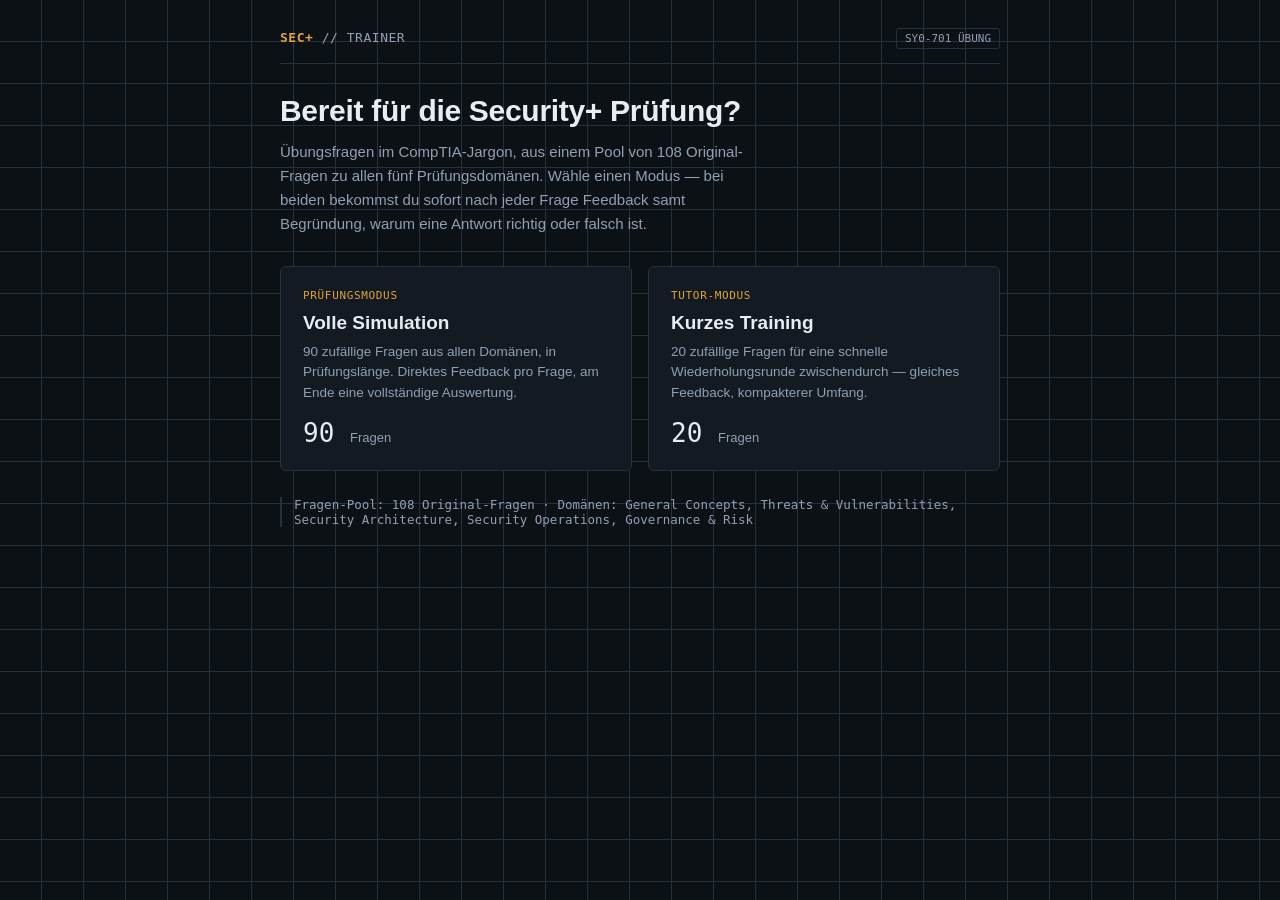
<file: security_plus_quiz (1).html>
<!DOCTYPE html>
<html lang="de">
<head>
<meta charset="UTF-8">
<meta name="viewport" content="width=device-width, initial-scale=1.0">
<title>Security+ Trainer — Prüfungs- &amp; Tutor-Modus</title>
<style>
  :root{
    --bg: #0c1116;
    --panel: #131a22;
    --panel-2: #1a2330;
    --line: #263140;
    --text: #e7edf3;
    --text-dim: #8fa1b3;
    --amber: #e2a33b;
    --amber-dim: #6b5527;
    --teal: #35c9a5;
    --teal-dim: #12403a;
    --red: #e2603b;
    --red-dim: #4a2620;
    --mono: "SFMono-Regular", "SF Mono", Consolas, "Roboto Mono", monospace;
    --sans: -apple-system, "Segoe UI", Helvetica, Arial, sans-serif;
  }
  *{ box-sizing: border-box; }
  html,body{
    margin:0; padding:0; background:var(--bg); color:var(--text);
    font-family:var(--sans); min-height:100vh;
  }
  body{
    background-image:
      linear-gradient(var(--line) 1px, transparent 1px),
      linear-gradient(90deg, var(--line) 1px, transparent 1px);
    background-size: 42px 42px;
    background-position: -1px -1px;
    background-attachment: fixed;
  }
  .wrap{
    max-width: 760px;
    margin: 0 auto;
    padding: 28px 20px 80px;
  }
  .topbar{
    display:flex; align-items:baseline; justify-content:space-between;
    border-bottom: 1px solid var(--line);
    padding-bottom: 14px; margin-bottom: 28px;
  }
  .brand{ font-family:var(--mono); font-size:13px; letter-spacing:.04em; color:var(--text-dim); }
  .brand b{ color:var(--amber); font-weight:600; }
  .badge{
    font-family:var(--mono); font-size:11px; color:var(--text-dim);
    border:1px solid var(--line); padding:3px 8px; border-radius:3px;
  }

  /* ---------- Start screen ---------- */
  .hero h1{
    font-size: 30px; line-height:1.25; margin:0 0 10px;
    font-weight:700; letter-spacing:-0.01em;
  }
  .hero p{
    color: var(--text-dim); font-size:15px; line-height:1.6; max-width:56ch; margin:0 0 30px;
  }
  .mode-grid{ display:grid; grid-template-columns:1fr 1fr; gap:16px; }
  @media (max-width:600px){ .mode-grid{ grid-template-columns:1fr; } }
  .mode-card{
    background:var(--panel); border:1px solid var(--line); border-radius:6px;
    padding:22px; cursor:pointer; text-align:left; color:var(--text);
    transition: border-color .15s ease, transform .15s ease;
    font-family:var(--sans); position:relative; overflow:hidden;
  }
  .mode-card:hover{ border-color:var(--amber); transform:translateY(-2px); }
  .mode-card .tag{
    font-family:var(--mono); font-size:11px; color:var(--amber);
    text-transform:uppercase; letter-spacing:.06em; margin-bottom:10px; display:block;
  }
  .mode-card h3{ margin:0 0 8px; font-size:19px; }
  .mode-card p{ margin:0 0 14px; font-size:13.5px; color:var(--text-dim); line-height:1.55; }
  .mode-card .count{ font-family:var(--mono); font-size:26px; color:var(--text); }
  .mode-card .count span{ font-size:13px; color:var(--text-dim); font-family:var(--sans); }

  .pool-note{
    margin-top:26px; font-size:12.5px; color:var(--text-dim); font-family:var(--mono);
    border-left:2px solid var(--line); padding-left:12px;
  }

  /* ---------- Quiz screen ---------- */
  .quiz-toolbar{
    position: sticky; top: 0; z-index: 20;
    display:flex; justify-content:flex-end; gap:10px;
    padding: 10px 0 14px;
    background: var(--bg);
  }
  .btn.small{ padding:8px 16px; font-size:13px; }
  .progress-row{
    display:flex; align-items:center; gap:14px; margin-bottom:24px;
  }
  .progress-track{
    flex:1; height:6px; background:var(--panel-2); border-radius:3px; overflow:hidden;
  }
  .progress-fill{ height:100%; background:var(--amber); width:0%; transition:width .25s ease; }
  .progress-label{ font-family:var(--mono); font-size:12px; color:var(--text-dim); white-space:nowrap; }
  .score-live{ font-family:var(--mono); font-size:12px; color:var(--teal); white-space:nowrap; }

  .q-card{
    background:var(--panel); border:1px solid var(--line); border-radius:6px; padding:26px;
  }
  .q-domain{
    font-family:var(--mono); font-size:11px; color:var(--amber);
    text-transform:uppercase; letter-spacing:.06em; margin-bottom:14px;
  }
  .q-text{ font-size:17px; line-height:1.55; margin:0 0 22px; }

  .options{ display:flex; flex-direction:column; gap:10px; }
  .opt{
    display:flex; gap:12px; align-items:flex-start;
    background:var(--panel-2); border:1px solid var(--line); border-radius:5px;
    padding:13px 14px; cursor:pointer; text-align:left; color:var(--text);
    font-family:var(--sans); font-size:14.5px; line-height:1.5;
    transition: border-color .12s ease, background .12s ease;
  }
  .opt:hover:not(.locked){ border-color:var(--amber); }
  .opt .letter{
    font-family:var(--mono); font-size:12px; color:var(--text-dim);
    border:1px solid var(--line); border-radius:3px; width:22px; height:22px;
    display:flex; align-items:center; justify-content:center; flex-shrink:0; margin-top:1px;
  }
  .opt.correct{ border-color:var(--teal); background:var(--teal-dim); }
  .opt.correct .letter{ border-color:var(--teal); color:var(--teal); }
  .opt.wrong{ border-color:var(--red); background:var(--red-dim); }
  .opt.wrong .letter{ border-color:var(--red); color:var(--red); }
  .opt.locked{ cursor:default; }
  .opt.dim{ opacity:.55; }

  .feedback{
    margin-top:20px; padding:16px 18px; border-radius:5px; border:1px solid var(--line);
    background:var(--panel-2); font-size:14px; line-height:1.6; display:none;
  }
  .feedback.show{ display:block; }
  .feedback .verdict{
    font-family:var(--mono); font-size:12px; text-transform:uppercase; letter-spacing:.05em;
    margin-bottom:8px; display:block;
  }
  .feedback.right .verdict{ color:var(--teal); }
  .feedback.wrong .verdict{ color:var(--red); }
  .feedback .expl{ color:var(--text); }
  .feedback .expl b{ color:var(--amber); }

  .actions{ display:flex; justify-content:flex-end; margin-top:22px; }
  .btn{
    font-family:var(--sans); font-size:14px; font-weight:600; border:none; border-radius:5px;
    padding:11px 22px; cursor:pointer; color:#0c1116; background:var(--amber);
    transition: opacity .12s ease;
  }
  .btn:hover{ opacity:.88; }
  .btn:disabled{ background:var(--panel-2); color:var(--text-dim); cursor:not-allowed; }
  .btn.ghost{
    background:transparent; color:var(--text); border:1px solid var(--line);
  }

  /* ---------- Summary screen ---------- */
  .summary-top{ display:flex; gap:22px; margin-bottom:30px; flex-wrap:wrap; }
  .stat{
    background:var(--panel); border:1px solid var(--line); border-radius:6px;
    padding:18px 22px; flex:1; min-width:140px;
  }
  .stat .num{ font-family:var(--mono); font-size:30px; color:var(--amber); line-height:1; }
  .stat.pass .num{ color:var(--teal); }
  .stat.fail .num{ color:var(--red); }
  .stat .lbl{ font-size:12px; color:var(--text-dim); margin-top:6px; }

  .verdict-banner{
    font-family:var(--mono); font-size:13px; padding:12px 16px; border-radius:5px;
    margin-bottom:30px; border:1px solid var(--line);
  }
  .verdict-banner.pass{ color:var(--teal); border-color:var(--teal-dim); background:var(--teal-dim); }
  .verdict-banner.fail{ color:var(--red); border-color:var(--red-dim); background:var(--red-dim); }

  .review-head{
    font-family:var(--mono); font-size:12px; color:var(--text-dim);
    text-transform:uppercase; letter-spacing:.06em; margin:0 0 14px;
    border-bottom:1px solid var(--line); padding-bottom:10px;
  }
  .review-item{
    background:var(--panel); border:1px solid var(--line); border-radius:6px;
    padding:20px 22px; margin-bottom:14px;
  }
  .review-item .rq{ font-size:15px; margin:0 0 12px; line-height:1.5; }
  .review-line{ font-size:13.5px; margin-bottom:5px; line-height:1.5; }
  .review-line .lab{ font-family:var(--mono); font-size:11px; text-transform:uppercase; letter-spacing:.04em; margin-right:8px; }
  .review-line.your .lab{ color:var(--red); }
  .review-line.right .lab{ color:var(--teal); }
  .review-expl{
    margin-top:10px; padding-top:10px; border-top:1px solid var(--line);
    font-size:13.5px; color:var(--text-dim); line-height:1.6;
  }
  .review-expl b{ color:var(--amber); }

  .empty-review{ color:var(--text-dim); font-size:14px; font-family:var(--mono); padding:20px 0; }

  /* ---------- Domain pie charts ---------- */
  .charts-row{
    display:grid; grid-template-columns:1fr 1fr; gap:16px; margin-bottom:32px;
  }
  @media (max-width:600px){ .charts-row{ grid-template-columns:1fr; } }
  .chart-panel{
    background:var(--panel); border:1px solid var(--line); border-radius:6px; padding:20px;
  }
  .chart-title{
    margin:0 0 16px; font-size:14px; font-family:var(--mono);
    text-transform:uppercase; letter-spacing:.05em;
  }
  .chart-title.good{ color:var(--teal); }
  .chart-title.bad{ color:var(--red); }
  .chart-body{ display:flex; flex-direction:column; align-items:center; gap:16px; }
  .chart-body svg{ display:block; }
  .chart-empty{ font-size:13px; color:var(--text-dim); font-family:var(--mono); text-align:center; padding:24px 6px; }
  .legend{ width:100%; display:flex; flex-direction:column; gap:8px; }
  .legend-row{ display:flex; align-items:center; gap:9px; font-size:13px; }
  .legend-swatch{ width:11px; height:11px; border-radius:2px; flex-shrink:0; }
  .legend-label{ flex:1; color:var(--text); }
  .legend-value{ font-family:var(--mono); font-size:12px; color:var(--text-dim); }

  .restart-row{ margin-top:34px; display:flex; gap:12px; }

  .hidden{ display:none !important; }

  /* ---------- Custom confirm modal ---------- */
  .modal-overlay{
    position: fixed; inset: 0; background: rgba(6,9,13,0.72);
    display:flex; align-items:center; justify-content:center;
    z-index: 100; padding: 20px;
  }
  .modal-box{
    background: var(--panel); border:1px solid var(--line); border-radius:8px;
    padding: 24px; max-width: 420px; width:100%;
  }
  .modal-msg{ margin: 0 0 20px; font-size: 14.5px; line-height:1.6; color: var(--text); }
  .modal-actions{ display:flex; justify-content:flex-end; gap:10px; }
</style>
</head>
<body>
<div class="wrap">

  <div class="topbar">
    <div class="brand"><b>SEC+</b> // TRAINER</div>
    <div class="badge" id="modeBadge">SY0-701 ÜBUNG</div>
  </div>

  <!-- START SCREEN -->
  <div id="start-screen">
    <div class="hero">
      <h1>Bereit für die Security+ Prüfung?</h1>
      <p>Übungsfragen im CompTIA-Jargon, aus einem Pool von 108 Original-Fragen zu allen fünf Prüfungsdomänen. Wähle einen Modus — bei beiden bekommst du sofort nach jeder Frage Feedback samt Begründung, warum eine Antwort richtig oder falsch ist.</p>
    </div>
    <div class="mode-grid">
      <button class="mode-card" onclick="startQuiz('exam')">
        <span class="tag">Prüfungsmodus</span>
        <h3>Volle Simulation</h3>
        <p>90 zufällige Fragen aus allen Domänen, in Prüfungslänge. Direktes Feedback pro Frage, am Ende eine vollständige Auswertung.</p>
        <div class="count">90 <span>Fragen</span></div>
      </button>
      <button class="mode-card" onclick="startQuiz('tutor')">
        <span class="tag">Tutor-Modus</span>
        <h3>Kurzes Training</h3>
        <p>20 zufällige Fragen für eine schnelle Wiederholungsrunde zwischendurch — gleiches Feedback, kompakterer Umfang.</p>
        <div class="count">20 <span>Fragen</span></div>
      </button>
    </div>
    <div class="pool-note">Fragen-Pool: 108 Original-Fragen · Domänen: General Concepts, Threats &amp; Vulnerabilities, Security Architecture, Security Operations, Governance &amp; Risk</div>
  </div>

  <!-- QUIZ SCREEN -->
  <div id="quiz-screen" class="hidden">
    <div class="quiz-toolbar">
      <button class="btn ghost small" onclick="cancelQuiz()">Abbrechen</button>
      <button class="btn small" onclick="finishNow()">Abgeben</button>
    </div>
    <div class="progress-row">
      <div class="progress-track"><div class="progress-fill" id="progressFill"></div></div>
      <div class="progress-label" id="progressLabel">1 / 90</div>
      <div class="score-live" id="scoreLive">0 richtig</div>
    </div>
    <div class="q-card">
      <div class="q-domain" id="qDomain">Domäne</div>
      <p class="q-text" id="qText">Frage</p>
      <div class="options" id="qOptions"></div>
      <div class="feedback" id="qFeedback">
        <span class="verdict" id="fVerdict"></span>
        <div class="expl" id="fExpl"></div>
      </div>
      <div class="actions">
        <button class="btn" id="nextBtn" disabled onclick="nextQuestion()">Weiter</button>
      </div>
    </div>
  </div>

  <!-- SUMMARY SCREEN -->
  <div id="summary-screen" class="hidden">
    <div class="verdict-banner" id="verdictBanner"></div>
    <div class="summary-top">
      <div class="stat"><div class="num" id="sumTotal">0</div><div class="lbl">Fragen beantwortet</div></div>
      <div class="stat pass"><div class="num" id="sumCorrect">0</div><div class="lbl">Richtig</div></div>
      <div class="stat fail"><div class="num" id="sumWrong">0</div><div class="lbl">Falsch</div></div>
      <div class="stat"><div class="num" id="sumPercent">0%</div><div class="lbl">Ergebnis</div></div>
    </div>

    <p class="review-head">Auswertung nach Themen</p>
    <div class="charts-row" id="chartsRow">
      <div class="chart-panel">
        <h4 class="chart-title good">Deine Stärken</h4>
        <div class="chart-body" id="goodChartBody"></div>
      </div>
      <div class="chart-panel">
        <h4 class="chart-title bad">Verbesserungspotenzial</h4>
        <div class="chart-body" id="badChartBody"></div>
      </div>
    </div>

    <p class="review-head">Review der falsch beantworteten Fragen</p>
    <div id="reviewList"></div>

    <div class="restart-row">
      <button class="btn" onclick="location.reload()">Neuer Durchlauf</button>
      <button class="btn ghost" onclick="goHome()">Zur Startseite</button>
    </div>
  </div>

</div>

<!-- CUSTOM CONFIRM MODAL (replaces window.confirm, which some embedded/sandboxed viewers block) -->
<div id="confirmOverlay" class="modal-overlay hidden">
  <div class="modal-box">
    <p id="confirmMessage" class="modal-msg"></p>
    <div class="modal-actions">
      <button class="btn ghost small" id="confirmNoBtn">Zurück</button>
      <button class="btn small" id="confirmYesBtn">Bestätigen</button>
    </div>
  </div>
</div>

<script>
/* ============================================================
   FRAGEN-POOL — 110 Original-Übungsfragen, CompTIA Security+ (SY0-701)
   Jede Frage: domain, q, options[4], correct (Index), expl
   ============================================================ */
const BANK = [

// ---------- General Security Concepts ----------
{domain:"General Concepts", q:"Ein Unternehmen möchte sicherstellen, dass vertrauliche Personaldaten nur von befugten Mitarbeitenden gelesen werden können. Welches Grundprinzip der Sicherheits-Triade (CIA) wird hier primär geschützt?", options:["Verfügbarkeit","Vertraulichkeit","Integrität","Nichtabstreitbarkeit"], correct:1, expl:"<b>Richtig ist Vertraulichkeit</b>, da es um den Schutz vor unbefugtem Lesezugriff geht. Verfügbarkeit betrifft den Zugriff bei Bedarf, Integrität die Unverändertheit der Daten, und Nichtabstreitbarkeit ist kein Teil der CIA-Triade, sondern ein separates Konzept zur Zurechenbarkeit von Handlungen."},

{domain:"General Concepts", q:"Ein Administrator implementiert eine Lösung, bei der jede Zugriffsanfrage unabhängig vom Netzwerkstandort explizit überprüft wird, bevor Zugriff gewährt wird. Welches Konzept beschreibt dies am besten?", options:["Perimeter-Sicherheit","Zero Trust","Defense in Depth","Air Gapping"], correct:1, expl:"<b>Zero Trust</b> geht davon aus, dass keinem Gerät oder Nutzer allein aufgrund des Netzwerkstandorts vertraut wird — jede Anfrage wird verifiziert. Perimeter-Sicherheit vertraut allem innerhalb der Grenze, Defense in Depth ist ein Schichtenkonzept ohne diesen spezifischen Fokus, und Air Gapping bedeutet physische Trennung vom Netzwerk."},

{domain:"General Concepts", q:"Welche Art von Sicherheitskontrolle stellt eine Videoüberwachungskamera in einem Serverraum dar?", options:["Präventiv","Detektiv","Korrektiv","Kompensierend"], correct:1, expl:"<b>Detektiv</b> ist korrekt, da die Kamera einen Vorfall erkennt bzw. aufzeichnet, ihn aber nicht verhindert. Präventive Kontrollen verhindern Vorfälle im Voraus (z. B. Türschlösser), korrektive Kontrollen beheben Schäden nach einem Vorfall, und kompensierende Kontrollen ersetzen eine nicht umsetzbare primäre Kontrolle."},

{domain:"General Concepts", q:"Welches AAA-Element stellt sicher, dass ein Benutzer beweist, dass er tatsächlich die Person ist, für die er sich ausgibt?", options:["Autorisierung","Abrechnung (Accounting)","Authentifizierung","Zurechenbarkeit"], correct:2, expl:"<b>Authentifizierung</b> überprüft die Identität eines Nutzers, typischerweise über Passwort, Token oder Biometrie. Autorisierung legt fest, worauf ein authentifizierter Nutzer zugreifen darf, Accounting protokolliert Aktivitäten, und Zurechenbarkeit ist kein offizielles AAA-Element."},

{domain:"General Concepts", q:"Ein Unternehmen speichert Passwörter niemals im Klartext, sondern wendet vor dem Hashing einen zufälligen, einzigartigen Wert pro Passwort an. Welche Technik wird hier beschrieben?", options:["Steganographie","Salting","Tokenisierung","Data Masking"], correct:1, expl:"<b>Salting</b> fügt jedem Passwort vor dem Hashing einen zufälligen Wert hinzu, um Rainbow-Table-Angriffe zu verhindern. Steganographie versteckt Daten in anderen Dateien, Tokenisierung ersetzt sensible Daten durch nicht-sensible Platzhalter, und Data Masking verschleiert Daten für Anzeigezwecke."},

{domain:"General Concepts", q:"Welches Zertifikatsvalidierungsverfahren ermöglicht eine Echtzeitprüfung, ob ein Zertifikat widerrufen wurde, ohne eine vollständige Sperrliste herunterladen zu müssen?", options:["CRL", "OCSP", "CSR", "CA-Chaining"], correct:1, expl:"<b>OCSP (Online Certificate Status Protocol)</b> fragt den Status eines einzelnen Zertifikats in Echtzeit bei der ausstellenden Stelle ab. Eine CRL ist eine vollständige, oft große Liste widerrufener Zertifikate, ein CSR ist eine Zertifikatsanfrage, und CA-Chaining beschreibt die Vertrauenskette zwischen Zertifizierungsstellen."},

{domain:"General Concepts", q:"Welche kryptografische Eigenschaft wird durch eine digitale Signatur primär bereitgestellt, die über reine Verschlüsselung hinausgeht?", options:["Vertraulichkeit","Nichtabstreitbarkeit","Verfügbarkeit","Redundanz"], correct:1, expl:"<b>Nichtabstreitbarkeit</b> ist korrekt: Eine digitale Signatur beweist, dass eine bestimmte Person eine Nachricht signiert hat, sodass sie dies später nicht abstreiten kann. Verschlüsselung allein sorgt für Vertraulichkeit, aber nicht für den Nachweis der Urheberschaft."},

{domain:"General Concepts", q:"Ein Unternehmen möchte den Diebstahl eines Laptops absichern, sodass Daten auf der Festplatte auch bei physischem Zugriff nicht ausgelesen werden können. Welche Maßnahme ist am geeignetsten?", options:["Partitionsverschlüsselung einzelner Ordner","Full Disk Encryption (FDE)","Datenbankverschlüsselung","Asymmetrische Verschlüsselung von E-Mails"], correct:1, expl:"<b>Full Disk Encryption</b> verschlüsselt die gesamte Festplatte inklusive Betriebssystem, sodass ohne den Schlüssel keine Daten lesbar sind — ideal bei Laptop-Diebstahl. Partitionsverschlüsselung schützt nicht das gesamte System, Datenbankverschlüsselung betrifft nur DB-Inhalte, und E-Mail-Verschlüsselung schützt keine lokal gespeicherten Dateien."},

{domain:"General Concepts", q:"Welches Konzept beschreibt am besten die Verwendung von Hardware-Sicherheitsmodulen (HSM) in Kombination mit Full Disk Encryption?", options:["Sichere Speicherung und Verwaltung kryptografischer Schlüssel","Erkennung von Malware in Echtzeit","Netzwerksegmentierung auf Layer 2","Automatisierte Patch-Verteilung"], correct:0, expl:"<b>HSMs</b> dienen der sicheren Erzeugung, Speicherung und Verwaltung kryptografischer Schlüssel — ein zentraler Bestandteil beim Planen von FDE-Rollouts (Stichwort Key Escrow). Sie haben keine Funktion bei Malware-Erkennung, Netzwerksegmentierung oder Patch-Verteilung."},

{domain:"General Concepts", q:"Eine Organisation verlangt bei sensiblen Transaktionen zusätzlich zu Passwort und Hardware-Token eine Bestätigung per Fingerabdruck. Um welches Konzept handelt es sich?", options:["Single Sign-On","Multifaktor-Authentifizierung","Federated Identity","Rollenbasierte Zugriffskontrolle"], correct:1, expl:"<b>Multifaktor-Authentifizierung (MFA)</b> kombiniert mehrere unabhängige Faktoren (Wissen, Besitz, Inhärenz) — hier Passwort, Token und Fingerabdruck. SSO reduziert die Anzahl nötiger Logins, Federated Identity nutzt eine externe Identitätsquelle, und RBAC steuert Berechtigungen basierend auf Rollen, nicht auf Authentifizierungsfaktoren."},

{domain:"General Concepts", q:"Welches Zugriffskontrollmodell vergibt Berechtigungen basierend auf Attributen wie Abteilung, Standort und Uhrzeit statt fester Rollen?", options:["DAC","MAC","ABAC","RBAC"], correct:2, expl:"<b>ABAC (Attribute-Based Access Control)</b> nutzt flexible Attribute zur dynamischen Zugriffsentscheidung. DAC erlaubt Eigentümern, Zugriffsrechte selbst zu vergeben, MAC nutzt starre, zentral vergebene Klassifizierungen, und RBAC basiert auf festen Rollen statt Attributen."},

{domain:"General Concepts", q:"Welches Prinzip wird verletzt, wenn ein Servicedesk-Mitarbeiter dauerhaft administrative Rechte auf allen Servern besitzt, obwohl er sie nur gelegentlich für Wartungsarbeiten benötigt?", options:["Separation of Duties","Least Privilege","Non-repudiation","Defense in Depth"], correct:1, expl:"<b>Least Privilege</b> verlangt, dass Nutzer nur die minimal notwendigen Rechte für ihre Aufgaben erhalten — dauerhafte Adminrechte für gelegentliche Aufgaben verstoßen dagegen. Separation of Duties trennt kritische Aufgaben auf mehrere Personen, Non-repudiation betrifft Nachweisbarkeit, und Defense in Depth ist ein Schichtenkonzept."},

{domain:"General Concepts", q:"Ein Unternehmen führt regelmäßig unangekündigte Tests durch, bei denen Mitarbeitende versuchen, sich gegenseitig kritische Freigaben (z. B. Überweisungen) ohne Zweitprüfung durchzuwinken. Welches Prinzip soll dadurch abgesichert werden?", options:["Job Rotation","Separation of Duties","Mandatory Vacation","Least Privilege"], correct:1, expl:"<b>Separation of Duties</b> verlangt, dass kritische Prozesse mindestens zwei Personen benötigen, um Betrug oder Fehler zu verhindern. Job Rotation wechselt Mitarbeitende zwischen Aufgaben, Mandatory Vacation deckt Unregelmäßigkeiten während Abwesenheit auf, und Least Privilege betrifft die Rechtevergabe an sich, nicht die Aufteilung von Prozessen."},

{domain:"General Concepts", q:"Welche Aussage beschreibt am besten den Unterschied zwischen symmetrischer und asymmetrischer Verschlüsselung?", options:["Symmetrische Verschlüsselung ist grundsätzlich unsicherer","Asymmetrische Verschlüsselung nutzt ein Schlüsselpaar, symmetrische einen gemeinsamen Schlüssel","Symmetrische Verschlüsselung wird nur für digitale Signaturen verwendet","Asymmetrische Verschlüsselung ist bei großen Datenmengen effizienter"], correct:1, expl:"<b>Richtig:</b> Symmetrische Verschlüsselung nutzt einen gemeinsamen geheimen Schlüssel für Ver- und Entschlüsselung, asymmetrische ein öffentliches/privates Schlüsselpaar. Symmetrisch ist nicht per se unsicherer, wird nicht nur für Signaturen genutzt (das ist eher asymmetrisch), und asymmetrische Verschlüsselung ist bei großen Datenmengen tatsächlich langsamer, nicht effizienter."},

{domain:"General Concepts", q:"Welches Ziel verfolgt Key Stretching in der Kryptographie?", options:["Verlängerung der Gültigkeitsdauer eines Zertifikats","Erhöhung des Rechenaufwands, um Brute-Force-Angriffe auf schwache Passwörter zu erschweren","Automatische Rotation von Verschlüsselungsschlüsseln","Verteilung eines Schlüssels auf mehrere Empfänger"], correct:1, expl:"<b>Key Stretching</b> (z. B. PBKDF2, bcrypt) erhöht absichtlich den Rechenaufwand pro Hash-Berechnung, um Brute-Force- und Wörterbuchangriffe zu verlangsamen. Es hat nichts mit Zertifikatsgültigkeit, Schlüsselrotation oder Schlüsselverteilung zu tun."},

{domain:"General Concepts", q:"Ein Entwickler versteckt eine geheime Nachricht innerhalb der Pixel eines Bildes, sodass das Bild optisch unverändert wirkt. Welche Technik beschreibt dies?", options:["Steganographie","Obfuskation","Hashing","Tokenisierung"], correct:0, expl:"<b>Steganographie</b> verbirgt Informationen innerhalb eines anderen, unauffälligen Mediums. Obfuskation macht Code oder Daten schwer lesbar, ohne sie zu verstecken, Hashing erzeugt einen Fingerabdruck von Daten, und Tokenisierung ersetzt sensible Werte durch Platzhalter."},

{domain:"General Concepts", q:"Welches Verfahren wird verwendet, um zu prüfen, ob eine Datei während der Übertragung verändert wurde, ohne die Datei selbst zu entschlüsseln?", options:["Hash-Vergleich","Tokenisierung","Data Masking","Homomorphe Verschlüsselung"], correct:0, expl:"<b>Ein Hash-Vergleich</b> (z. B. SHA-256) erzeugt vor und nach der Übertragung einen Prüfwert; stimmen beide überein, war die Datei unverändert. Tokenisierung und Data Masking dienen dem Schutz sensibler Werte, nicht der Integritätsprüfung, und homomorphe Verschlüsselung erlaubt Berechnungen auf verschlüsselten Daten."},

{domain:"General Concepts", q:"Ein Unternehmen möchte Kundendaten in einer Testumgebung verwenden, ohne echte personenbezogene Daten preiszugeben, aber das Format der Daten (z. B. Kreditkartennummern) muss erhalten bleiben. Welche Technik eignet sich am besten?", options:["Data Masking","Verschlüsselung","Digitale Signatur","Zertifikatspinning"], correct:0, expl:"<b>Data Masking</b> ersetzt echte Werte durch realistisch aussehende, aber fiktive Daten, wodurch das Format erhalten bleibt, ohne echte sensible Informationen preiszugeben. Verschlüsselung würde die Daten unlesbar machen statt sie zu ersetzen, digitale Signaturen betreffen Authentizität, und Zertifikatspinning ist eine TLS-Absicherung."},

{domain:"General Concepts", q:"Welches Konzept beschreibt am besten eine Public-Key-Infrastruktur (PKI)?", options:["Ein System zur Verwaltung symmetrischer Schlüssel in einem Netzwerksegment","Ein Rahmenwerk aus Richtlinien, Rollen und Technologien zur Verwaltung digitaler Zertifikate und öffentlicher Schlüssel","Eine Firewall-Konfiguration zur Absicherung von Webservern","Ein Protokoll zur Verschlüsselung von VPN-Tunneln"], correct:1, expl:"<b>PKI</b> umfasst die gesamte Infrastruktur — Zertifizierungsstellen, Registrierungsstellen, Richtlinien und Prozesse — zur Ausstellung, Verwaltung und zum Widerruf digitaler Zertifikate. Es geht dabei nicht um symmetrische Schlüssel, Firewalls oder ein spezifisches VPN-Protokoll."},

{domain:"General Concepts", q:"Welche Aussage zu Blockchain-Technologie im Sicherheitskontext trifft am ehesten zu?", options:["Sie ersetzt vollständig die Notwendigkeit von Verschlüsselung","Sie bietet durch verteilte, verkettete Hashes eine hohe Manipulationssicherheit von Transaktionsdaten","Sie eliminiert die Notwendigkeit von Zugriffskontrollen","Sie funktioniert ausschließlich innerhalb geschlossener Netzwerke"], correct:1, expl:"<b>Blockchain</b> nutzt verkettete, kryptografisch gesicherte Blöcke, die in einem verteilten Ledger gespeichert werden — das macht nachträgliche Manipulation extrem aufwendig erkennbar. Sie ersetzt weder Verschlüsselung noch Zugriffskontrollen und ist nicht zwingend auf geschlossene Netzwerke beschränkt."},

// ---------- Threats, Vulnerabilities & Mitigations ----------
{domain:"Threats & Vulnerabilities", q:"Ein ehemaliger Mitarbeiter, der aus Rache vertrauliche Daten seines früheren Arbeitgebers veröffentlicht, ist ein Beispiel für welchen Bedrohungsakteur?", options:["Nation-State-Akteur","Insider Threat","Hacktivist","Script Kiddie"], correct:1, expl:"<b>Insider Threat</b> beschreibt eine Person mit legitimem oder ehemaligem Zugriff, die dem Unternehmen absichtlich oder fahrlässig schadet. Nation-State-Akteure handeln im staatlichen Auftrag, Hacktivisten aus ideologischen Motiven gegenüber Dritten, und Script Kiddies nutzen fertige Tools ohne tiefes technisches Wissen."},

{domain:"Threats & Vulnerabilities", q:"Ein Angreifer registriert die Domain 'micros0ft-support.com', um Nutzer zu täuschen, die sich vertippen. Welche Art von Angriff liegt hier vor?", options:["Typosquatting","Pretexting","Vishing","Whaling"], correct:0, expl:"<b>Typosquatting</b> nutzt gezielt Tippfehler-Varianten bekannter Domains, um Opfer auf betrügerische Seiten zu locken. Pretexting nutzt eine erfundene Geschichte zur Manipulation, Vishing erfolgt per Telefon, und Whaling zielt speziell auf hochrangige Führungskräfte."},

{domain:"Threats & Vulnerabilities", q:"Ein Mitarbeiter erhält einen Anruf von einer Person, die sich als IT-Support ausgibt und um das Passwort bittet, um angeblich ein 'dringendes Problem' zu lösen. Welche Social-Engineering-Technik wird hier primär genutzt?", options:["Smishing","Pretexting","Tailgating","Watering-Hole-Angriff"], correct:1, expl:"<b>Pretexting</b> beschreibt das Erfinden eines glaubwürdigen Vorwands (hier: dringendes IT-Problem), um Informationen zu erlangen. Smishing erfolgt per SMS, Tailgating ist unbefugtes physisches Mitgehen durch eine Tür, und ein Watering-Hole-Angriff kompromittiert eine häufig besuchte Website."},

{domain:"Threats & Vulnerabilities", q:"Malware, die sich selbstständig ohne Nutzerinteraktion über ein Netzwerk verbreitet, indem sie Schwachstellen ausnutzt, wird als was bezeichnet?", options:["Trojaner","Wurm","Logikbombe","Rootkit"], correct:1, expl:"<b>Ein Wurm</b> verbreitet sich eigenständig über Netzwerke, ohne dass ein Nutzer eine infizierte Datei ausführen muss. Ein Trojaner tarnt sich als legitime Software und benötigt Nutzerinteraktion, eine Logikbombe wird durch ein bestimmtes Ereignis ausgelöst, und ein Rootkit verschleiert die Anwesenheit von Malware auf Systemebene."},

{domain:"Threats & Vulnerabilities", q:"Nach der Installation eines scheinbar harmlosen Tools bemerkt ein Administrator, dass sich cmd.exe verändert hat, obwohl keine Patches installiert wurden. Was ist am wahrscheinlichsten passiert?", options:["Ein Snapshot des Dateisystems wurde erstellt","Ein Rootkit wurde installiert","Die Dateiberechtigungen wurden geändert","Ein kryptografischer Hash-Kollisionsfehler trat auf"], correct:1, expl:"<b>Ein Rootkit</b> manipuliert häufig Systemdateien wie cmd.exe, um sich tief im System zu verankern und Erkennung zu umgehen — ohne offizielle Patches erklärt das die Hash-Änderung. Ein Snapshot verändert die Datei nicht, Berechtigungsänderungen ändern nicht den Hash-Wert, und Hash-Kollisionen sind extrem selten und kein realistischer Erklärungsansatz hier."},

{domain:"Threats & Vulnerabilities", q:"Welche Angriffsart nutzt ein Eingabefeld einer Webanwendung, um über manipulierte SQL-Befehle Daten aus der Datenbank auszulesen?", options:["Cross-Site Scripting","SQL Injection","Buffer Overflow","Directory Traversal"], correct:1, expl:"<b>SQL Injection</b> schleust manipulierte SQL-Befehle über ungeprüfte Eingabefelder ein, um Datenbankabfragen zu verändern. Cross-Site Scripting injiziert stattdessen Skriptcode, der im Browser anderer Nutzer ausgeführt wird, ein Buffer Overflow überschreibt Speicherbereiche, und Directory Traversal greift auf Dateien außerhalb des vorgesehenen Verzeichnisses zu."},

{domain:"Threats & Vulnerabilities", q:"Ein Angreifer kompromittiert eine Branchen-Website, von der er weiß, dass Mitarbeiter des Zielunternehmens sie regelmäßig besuchen, um darüber Malware zu verbreiten. Wie wird diese Angriffstechnik genannt?", options:["Watering-Hole-Angriff","Business Email Compromise","Smishing","Baiting"], correct:0, expl:"<b>Ein Watering-Hole-Angriff</b> kompromittiert gezielt eine Website, die die Zielgruppe häufig besucht. Business Email Compromise nutzt gefälschte E-Mails im Namen von Führungskräften, Smishing erfolgt per SMS, und Baiting lockt Opfer mit einem physischen oder digitalen Köder (z. B. präpariertem USB-Stick)."},

{domain:"Threats & Vulnerabilities", q:"Welche Schwachstelle entsteht typischerweise durch das Installieren von Apps außerhalb des offiziellen App-Stores eines Herstellers auf einem mobilen Gerät?", options:["Jailbreaking","Side Loading","Memory Injection","Resource Reuse"], correct:1, expl:"<b>Side Loading</b> beschreibt genau diesen Vorgang: die Installation von Anwendungen aus nicht offiziellen Quellen, was Sicherheitsprüfungen umgeht. Jailbreaking entfernt Herstellerbeschränkungen des Betriebssystems selbst, Memory Injection manipuliert laufende Prozesse, und Resource Reuse betrifft die Wiederverwendung freigegebener Speicherbereiche."},

{domain:"Threats & Vulnerabilities", q:"Ein Sicherheitsanalyst bemerkt zahlreiche fehlgeschlagene Login-Versuche mit demselben Benutzernamen, aber unterschiedlichen, systematisch durchprobierten Passwörtern. Um welchen Angriff handelt es sich am wahrscheinlichsten?", options:["Password Spraying","Brute-Force-Angriff","Credential Stuffing","Pass-the-Hash"], correct:1, expl:"<b>Ein Brute-Force-Angriff</b> probiert bei einem einzelnen Konto systematisch viele Passwörter durch. Password Spraying testet dagegen ein einzelnes, häufiges Passwort gegen viele Konten, Credential Stuffing nutzt bereits geleakte Zugangsdaten aus anderen Diensten, und Pass-the-Hash nutzt gestohlene Hash-Werte statt Klartext-Passwörter."},

{domain:"Threats & Vulnerabilities", q:"Welche Art von Angriff liegt vor, wenn ein Programm mehr Daten in einen Speicherbereich schreibt, als dieser aufnehmen kann, wodurch angrenzender Speicher überschrieben wird?", options:["Buffer Overflow","Race Condition","VM Escape","Cross-Site Request Forgery"], correct:0, expl:"<b>Ein Buffer Overflow</b> beschreibt genau dieses Überschreiten der Speichergrenzen eines Puffers, was zu Abstürzen oder Codeausführung führen kann. Eine Race Condition entsteht durch zeitkritische, konkurrierende Prozesse, VM Escape bricht aus einer virtuellen Maschine aus, und CSRF zwingt einen authentifizierten Browser zu ungewollten Aktionen."},

{domain:"Threats & Vulnerabilities", q:"Welche Schwachstellenkategorie betrifft am ehesten ein veraltetes BIOS/UEFI, für das der Hersteller ein Sicherheitsupdate veröffentlicht hat?", options:["Anwendungsschwachstelle","Firmware-Schwachstelle","Virtualisierungsschwachstelle","Betriebssystemschwachstelle"], correct:1, expl:"<b>Firmware-Schwachstellen</b> betreffen die auf Hardware-Ebene laufende Software wie BIOS/UEFI. Anwendungsschwachstellen betreffen Programme auf OS-Ebene, Virtualisierungsschwachstellen betreffen Hypervisor-Umgebungen, und Betriebssystemschwachstellen betreffen das OS selbst, nicht die darunterliegende Firmware."},

{domain:"Threats & Vulnerabilities", q:"Welches Tool oder Verfahren wird verwendet, um die Kritikalität einer bekannten Schwachstelle quantitativ (numerisch) zu bewerten?", options:["CVE","CVSS","CERT","SCAP"], correct:1, expl:"<b>CVSS (Common Vulnerability Scoring System)</b> liefert eine numerische Bewertung (0–10) des Schweregrads einer Schwachstelle. CVE ist lediglich eine eindeutige Kennung/Katalogeintrag für eine Schwachstelle, CERT ist ein Reaktionsteam, und SCAP ist ein Rahmenwerk zur Automatisierung von Sicherheitsbewertungen."},

{domain:"Threats & Vulnerabilities", q:"Ein Unternehmen erhält Alarme über große Mengen ungewöhnlicher DNS-Anfragen von einem internen System an externe Server, hauptsächlich außerhalb der Geschäftszeiten. Was liegt am wahrscheinlichsten vor?", options:["Ein Denial-of-Service-Angriff","Datenexfiltration über DNS-Tunneling","Eine fehlerhafte DNS-Konfiguration","Ein Patch-Rollout"], correct:1, expl:"<b>Datenexfiltration über DNS-Tunneling</b> nutzt DNS-Anfragen, um Daten unauffällig aus einem Netzwerk zu schleusen — das Muster (ungewöhnlich, außerhalb der Geschäftszeiten) passt dazu. Ein DoS-Angriff würde eher Ressourcen erschöpfen statt Daten zu versenden, eine Fehlkonfiguration würde kein gezieltes Exfiltrationsmuster erzeugen, und ein Patch-Rollout erklärt keine DNS-Anomalien nach außen."},

{domain:"Threats & Vulnerabilities", q:"Welche Art von Angriff zielt speziell auf Datenbank-Fehlkonfigurationen ab, um unautorisierten Zugriff auf gespeicherte Daten zu erlangen?", options:["Buffer Overflow","SQL Injection","VM Escape","Memory Injection"], correct:1, expl:"<b>SQL Injection</b> nutzt oft genau Fehlkonfigurationen oder fehlende Eingabevalidierung in Datenbank-gestützten Anwendungen aus. Buffer Overflow betrifft Speicherverwaltung, VM Escape betrifft Virtualisierungsschichten, und Memory Injection manipuliert laufende Prozesse im Arbeitsspeicher, nicht primär Datenbanken."},

{domain:"Threats & Vulnerabilities", q:"Ein Unternehmen bemerkt, dass ein interner Server unerwartet große Mengen Traffic an eine bekannte Malware-Command-and-Control-IP-Adresse sendet. Welche Art von Kontrolle hätte dies am ehesten in Echtzeit blockieren können?", options:["IDS","IPS","Passives Netzwerkmonitoring","Ein jährlicher Penetrationstest"], correct:1, expl:"<b>Ein IPS (Intrusion Prevention System)</b> kann bekannten bösartigen Traffic aktiv blockieren, während ein IDS diesen nur erkennt und meldet, ohne einzugreifen. Passives Monitoring erkennt ebenfalls nur, ohne zu blockieren, und ein jährlicher Penetrationstest bietet keinen Echtzeitschutz."},

{domain:"Threats & Vulnerabilities", q:"Welche Angriffstechnik beschreibt das Ausnutzen einer noch unbekannten und daher ungepatchten Schwachstelle?", options:["Zero-Day-Angriff","Supply-Chain-Angriff","Replay-Angriff","On-Path-Angriff"], correct:0, expl:"<b>Ein Zero-Day-Angriff</b> nutzt eine Schwachstelle aus, für die der Hersteller noch keinen Patch bereitgestellt hat bzw. sie noch nicht kennt. Ein Supply-Chain-Angriff kompromittiert Drittanbieter oder Zulieferer, ein Replay-Angriff sendet abgefangene, gültige Daten erneut, und ein On-Path-Angriff (früher Man-in-the-Middle) positioniert sich zwischen zwei kommunizierenden Parteien."},

{domain:"Threats & Vulnerabilities", q:"Ein Mitarbeiter erhält eine SMS, die vorgibt, von der Personalabteilung zu stammen und zur Bestätigung von Zugangsdaten auffordert. Welche zwei Social-Engineering-Techniken treffen hier am ehesten zu?", options:["Impersonation und Smishing","Vishing und Baiting","Tailgating und Pretexting","Whaling und Watering-Hole"], correct:0, expl:"<b>Impersonation und Smishing</b> treffen zu: Der Angreifer gibt sich als Personalabteilung aus (Impersonation) und nutzt dafür SMS (Smishing). Vishing wäre ein Telefonanruf, Baiting nutzt einen Köder, Tailgating ist physisches Mitgehen, und Whaling zielt speziell auf Führungskräfte."},

{domain:"Threats & Vulnerabilities", q:"Welche Art von Malware verschlüsselt die Dateien eines Opfers und fordert eine Zahlung zur Entschlüsselung?", options:["Spyware","Ransomware","Adware","Rootkit"], correct:1, expl:"<b>Ransomware</b> verschlüsselt gezielt Daten und erpresst Lösegeld für den Entschlüsselungsschlüssel. Spyware sammelt heimlich Informationen, Adware zeigt unerwünschte Werbung an, und ein Rootkit verbirgt die Präsenz von Malware, verschlüsselt aber nicht zwangsläufig Daten."},

{domain:"Threats & Vulnerabilities", q:"Ein Unternehmen wird Ziel eines Angriffs, bei dem der Täter über finanzielle Mittel eines fremden Staates verfügt und gezielt kritische Infrastruktur eines anderen Landes angreift. Um welchen Bedrohungsakteur handelt es sich am wahrscheinlichsten?", options:["Hacktivist","Unskilled Attacker","Nation-State-Akteur","Insider"], correct:2, expl:"<b>Nation-State-Akteure</b> verfügen typischerweise über erhebliche finanzielle und technische Ressourcen und verfolgen oft geopolitische Ziele gegen kritische Infrastruktur. Hacktivisten handeln aus ideologischen Gründen mit meist geringeren Ressourcen, Unskilled Attacker nutzen einfache, vorgefertigte Tools, und Insider handeln von innerhalb der Organisation."},

{domain:"Threats & Vulnerabilities", q:"Welche Schwachstelle liegt typischerweise vor, wenn ein Angreifer über ein Eingabefeld JavaScript-Code einschleust, der im Browser anderer Nutzer der Website ausgeführt wird?", options:["SQL Injection","Cross-Site Scripting (XSS)","Buffer Overflow","Directory Traversal"], correct:1, expl:"<b>Cross-Site Scripting (XSS)</b> schleust Skriptcode ein, der bei anderen Nutzern im Browser ausgeführt wird — oft zum Diebstahl von Sitzungs-Cookies. SQL Injection zielt auf die Datenbank, Buffer Overflow auf Speicherbereiche, und Directory Traversal auf den unautorisierten Zugriff auf Dateisystempfade."},

{domain:"Threats & Vulnerabilities", q:"Ein Unternehmen richtet ein absichtlich verwundbar wirkendes System ein, um Angreiferverhalten zu beobachten, ohne echte Produktionssysteme zu gefährden. Wie wird ein solches System genannt?", options:["Sandbox","Honeypot","Bastion Host","Jump Server"], correct:1, expl:"<b>Ein Honeypot</b> ist ein absichtlich als Köder eingerichtetes System, um Angreiferaktivitäten zu beobachten und zu analysieren. Eine Sandbox isoliert die Ausführung potenziell schädlicher Software zur Analyse, ein Bastion Host und ein Jump Server dienen als kontrollierte Zugangspunkte zu geschützten Netzwerksegmenten, nicht als Köder."},

// ---------- Security Architecture ----------
{domain:"Security Architecture", q:"Ein Unternehmen möchte administrativen Zugriff auf ein internes Netzwerksegment nur über einen einzigen, streng überwachten Zugangspunkt erlauben. Welche Lösung ist dafür am besten geeignet?", options:["Load Balancer","Jump Server","RADIUS-Server","Reverse Proxy"], correct:1, expl:"<b>Ein Jump Server</b> (auch Bastion Host) dient als einziger kontrollierter Zugangspunkt für administrativen Zugriff auf ein geschütztes Segment. Ein Load Balancer verteilt Traffic auf mehrere Server, ein RADIUS-Server übernimmt Authentifizierung, und ein Reverse Proxy leitet eingehende Webanfragen weiter, dient aber nicht primär der administrativen Zugriffskontrolle."},

{domain:"Security Architecture", q:"Welche Firewall-Regel-Reihenfolge blockiert ausgehenden DNS-Verkehr für alle Geräte außer einem einzigen mit der IP 10.20.30.5?", options:["Erst 'permit any port 53', dann 'deny 10.20.30.5 port 53'","Erst 'permit 10.20.30.5 port 53', dann 'deny any port 53'","Erst 'deny 10.20.30.5 port 53', dann 'permit any port 53'","Nur 'deny any port 53' ohne weitere Regel"], correct:1, expl:"<b>Korrekt</b> ist, zuerst gezielt das eine Gerät zu erlauben ('permit 10.20.30.5 port 53') und danach alle anderen zu blockieren ('deny any port 53') — Firewall-Regeln werden der Reihe nach ausgewertet, die spezifischere Erlaubnis muss also zuerst stehen. Die anderen Optionen würden entweder das gewünschte Gerät versehentlich blockieren oder gar keine Einschränkung bewirken."},

{domain:"Security Architecture", q:"Welche Architektur reduziert VPN- und Internet-Traffic bei Remote-Mitarbeitern, indem sie Sicherheitsfunktionen wie SWG, CASB und ZTNA direkt in der Cloud bündelt?", options:["SD-WAN","SASE","Klassisches Site-to-Site-VPN","MPLS"], correct:1, expl:"<b>SASE (Secure Access Service Edge)</b> kombiniert Netzwerk- und Sicherheitsfunktionen als Cloud-Dienst und reduziert dadurch die Last auf zentrale VPN-Konzentratoren. SD-WAN optimiert primär den Netzwerkpfad ohne diesen vollständigen Sicherheits-Stack, ein klassisches VPN erzeugt oft mehr zentrale Last, und MPLS ist eine Transporttechnologie ohne integrierte Sicherheitsfunktionen."},

{domain:"Security Architecture", q:"Welche Lösung eignet sich am besten, um unbekannte, nicht autorisierte Programme grundsätzlich an der Ausführung zu hindern?", options:["Access Control List","Application Allow List","Host-based Firewall","DLP-Lösung"], correct:1, expl:"<b>Eine Application Allow List</b> lässt ausschließlich explizit freigegebene Programme laufen und blockiert alles andere standardmäßig — das ideale Mittel gegen unbekannte Software. Eine ACL steuert Netzwerkzugriffe, eine Host-Firewall filtert Verbindungen, und eine DLP-Lösung verhindert Datenabfluss, nicht die Ausführung von Programmen."},

{domain:"Security Architecture", q:"Welche Cloud-Hosting-Lösung eignet sich am besten für kostengünstiges Hosting von Anwendungen, bei der keine Server verwaltet werden müssen und nach tatsächlicher Nutzung abgerechnet wird?", options:["Type 1 Hypervisor","Serverless Framework","SD-WAN","Software-Defined Networking"], correct:1, expl:"<b>Ein Serverless Framework</b> (z. B. Functions-as-a-Service) übernimmt die gesamte Serververwaltung und rechnet nach Nutzung ab. Ein Type-1-Hypervisor läuft direkt auf Hardware und erfordert Verwaltung, SD-WAN optimiert Netzwerkverbindungen, und SDN trennt Steuer- und Datenebene im Netzwerk — beides ohne direkten Bezug zu kostengünstigem App-Hosting."},

{domain:"Security Architecture", q:"Welche Umgebung eignet sich am besten für sich ständig verändernde, dynamisch skalierende Anwendungsarchitekturen?", options:["RTOS","Container","Eingebettete Systeme (Embedded Systems)","SCADA"], correct:1, expl:"<b>Container</b> lassen sich schnell erstellen, skalieren und wieder verwerfen, was sie ideal für dynamische, sich häufig ändernde Umgebungen macht. RTOS und eingebettete Systeme sind auf feste, spezialisierte Funktionen ausgelegt, und SCADA-Systeme steuern industrielle Prozesse und sind eher statisch und langlebig konzipiert."},

{domain:"Security Architecture", q:"Welches Verfahren automatisiert die Bereitstellung von Cloud-Ressourcen durch deklarativen oder skriptbasierten Code statt manueller Konfiguration?", options:["Software as a Service","Infrastructure as Code","Internet of Things","Platform as a Service"], correct:1, expl:"<b>Infrastructure as Code (IaC)</b> beschreibt genau diesen Ansatz: Ressourcen werden über Code definiert und automatisiert bereitgestellt, was Konsistenz und Wiederholbarkeit sicherstellt. SaaS liefert fertige Anwendungen, IoT betrifft vernetzte Geräte, und PaaS stellt eine Entwicklungsplattform bereit, ohne den Fokus auf automatisierte Infrastrukturdefinition."},

{domain:"Security Architecture", q:"Ein Unternehmen möchte Kundendaten in einem eigenen Netzwerkbereich speichern, der für das restliche Unternehmensnetzwerk nicht erreichbar ist. Welches Konzept beschreibt dies am besten?", options:["Verschlüsselung","Segmentierung","Patching","Tokenisierung"], correct:1, expl:"<b>Segmentierung</b> teilt ein Netzwerk in separate Zonen, um den Zugriff zwischen ihnen einzuschränken — genau das gewünschte Ergebnis. Verschlüsselung schützt Daten inhaltlich, nicht netzwerktechnisch, Patching schließt Schwachstellen, und Tokenisierung ersetzt sensible Werte durch Platzhalter."},

{domain:"Security Architecture", q:"Welcher häufigste Weg des Datenverlusts besteht bei einem vollständig vom Netzwerk getrennten (Air-Gapped) System?", options:["Bastion Host","Ungesichertes Bluetooth","Unpatched OS","Wechseldatenträger (Removable Devices)"], correct:3, expl:"<b>Wechseldatenträger</b> wie USB-Sticks sind bei Air-Gapped-Systemen der häufigste Übertragungsweg, da keine Netzwerkverbindung zum Exfiltrieren besteht. Ein Bastion Host setzt Netzwerkzugriff voraus, ungesichertes Bluetooth ebenso, und ein ungepatchtes OS ist zwar ein Risiko, aber kein direkter 'Datenverlustpfad' ohne physischen oder drahtlosen Übertragungsweg."},

{domain:"Security Architecture", q:"Welche Lösung schützt eine internetseitige Webanwendung am effektivsten gegen Angriffe wie SQL Injection und Cross-Site Scripting auf Anwendungsebene?", options:["NGFW","WAF","TLS","SD-WAN"], correct:1, expl:"<b>Eine Web Application Firewall (WAF)</b> analysiert HTTP/HTTPS-Traffic auf Anwendungsebene und filtert bekannte Angriffsmuster wie SQLi oder XSS gezielt heraus. Eine NGFW arbeitet eher auf Netzwerk-/Anwendungsschicht allgemein, TLS verschlüsselt nur die Übertragung, und SD-WAN optimiert den Netzwerkpfad ohne Anwendungsschutz."},

{domain:"Security Architecture", q:"Welches Protokoll wird typischerweise für einen sicheren, verschlüsselten Remote-Zugriff eines externen Beraters auf eine Kundenumgebung verwendet?", options:["EAP","DHCP","IPSec","NAT"], correct:2, expl:"<b>IPSec</b> wird häufig zum Aufbau sicherer, verschlüsselter VPN-Tunnel für Remote-Zugriffe genutzt. EAP ist ein Authentifizierungs-Framework (oft in WLANs), DHCP vergibt IP-Adressen, und NAT übersetzt Adressen, bietet aber keine Verschlüsselung."},

{domain:"Security Architecture", q:"Welche Maßnahme sollte bei der Härtung eines Routers nach einem Schwachstellen-Scan vorrangig deaktiviert werden, wenn sie nicht zwingend benötigt wird?", options:["Konsolenzugriff","Routing-Protokolle","VLANs","Web-basierte Administration"], correct:3, expl:"<b>Web-basierte Administrationsoberflächen</b> sind ein häufiges Angriffsziel und sollten deaktiviert werden, wenn Verwaltung z. B. über SSH/Konsole erfolgt. Konsolenzugriff wird oft für die eigentliche Verwaltung benötigt, Routing-Protokolle sind für die Funktion essenziell, und VLANs dienen der Segmentierung und sollten nicht einfach deaktiviert werden."},

{domain:"Security Architecture", q:"Welche Sicherheitslösung überwacht kontinuierlich Änderungen an kritischen Systemdateien und alarmiert bei unautorisierten Modifikationen?", options:["SPF","GPO","NAC","FIM"], correct:3, expl:"<b>File Integrity Monitoring (FIM)</b> überwacht gezielt Änderungen an wichtigen Dateien und schlägt bei unerwarteten Modifikationen Alarm. SPF authentifiziert E-Mail-Absender, GPO verwaltet Windows-Richtlinien, und NAC kontrolliert den Netzwerkzugang von Geräten."},

{domain:"Security Architecture", q:"Welches Sicherheitsdesign-Prinzip sollte bei sicherheitskritischen physischen Zugangskontrollen (z. B. Notausgängen) beachtet werden, um Menschenleben im Notfall nicht zu gefährden?", options:["Alle Zugänge sollten grundsätzlich fail-closed sein","Sicherheitsrelevante physische Kontrollen sollten im Notfall fail-open sein","Logische Zugriffskontrollen sollten immer fail-open sein","Protokollierung sollte im Notfall deaktiviert werden"], correct:1, expl:"<b>Sicherheitsrelevante physische Kontrollen</b> (z. B. elektronische Türschlösser bei Feueralarm) sollten fail-open sein, damit Menschen im Notfall entkommen können — Sicherheit für Leben geht vor Zugriffsschutz. Logische Zugriffskontrollen sollten hingegen eher fail-closed sein, um Datenschutz zu wahren, und Protokollierung sollte gerade im Notfall aktiv bleiben."},

{domain:"Security Architecture", q:"Welche Lösung ermöglicht es, dass ein Nutzer sich einmalig anmeldet und danach automatisch bei mehreren verbundenen Diensten authentifiziert ist, ohne erneut Zugangsdaten einzugeben?", options:["MFA","SSO","PEAP","LEAP"], correct:1, expl:"<b>Single Sign-On (SSO)</b> ermöglicht genau dieses Verhalten und reduziert die Anzahl separat zu verwaltender Zugangsdaten. MFA fügt zusätzliche Authentifizierungsfaktoren hinzu, ändert aber nicht die Anzahl nötiger Logins, und PEAP/LEAP sind WLAN-Authentifizierungsprotokolle ohne SSO-Funktion."},

{domain:"Security Architecture", q:"Welche Technologie schützt am besten gegen den unautorisierten Ausbruch eines Prozesses aus einer virtuellen Maschine in das zugrunde liegende Hostsystem?", options:["Hypervisor-Härtung","Anwendungsallowlisting","Netzwerksegmentierung","Data Loss Prevention"], correct:0, expl:"<b>Hypervisor-Härtung</b> (Patches, minimale Angriffsfläche, Isolationseinstellungen) reduziert direkt das Risiko eines VM-Escapes. Anwendungsallowlisting betrifft ausführbare Programme, Netzwerksegmentierung schützt Netzwerkverkehr, und DLP verhindert Datenabfluss — keines davon adressiert direkt die Hypervisor-Isolation."},

{domain:"Security Architecture", q:"Ein Unternehmen betreibt IaaS-Cloud-Ressourcen. Wer ist gemäß Shared-Responsibility-Modell in der Regel für die Absicherung der eigenen Datenbankinhalte verantwortlich?", options:["Der Cloud-Anbieter","Der Kunde (Client)","Ein zufällig zugewiesener Drittanbieter","Ausschließlich der Datenbankadministrator des Anbieters"], correct:1, expl:"<b>Im IaaS-Modell</b> stellt der Anbieter nur die Infrastruktur bereit; für Betriebssystem, Anwendungen und Daten — einschließlich Datenbankinhalten — ist der Kunde verantwortlich. Der Cloud-Anbieter sichert primär die physische Infrastruktur und Virtualisierungsschicht ab, nicht die Kundendaten selbst."},

{domain:"Security Architecture", q:"Welche Lösung reduziert am effektivsten die Angriffsfläche eines internetseitigen Remote-Desktop-Zugangs zu einem Produktionsnetzwerk?", options:["Den RDP-Port lediglich auf eine ungewöhnliche Portnummer ändern","Einen VPN-Zugang einrichten und den Jump-Server hinter die Firewall legen","Nur die Passwortlänge erhöhen","Einen Proxy für Webverbindungen einsetzen"], correct:1, expl:"<b>Ein VPN mit dahinterliegendem Jump-Server</b> stellt sicher, dass Remote-Desktop-Zugriffe nicht direkt aus dem Internet erreichbar sind, sondern erst nach VPN-Authentifizierung. Eine geänderte Portnummer bietet nur 'Security through obscurity', eine längere Passwortlänge allein schützt nicht vor offenem RDP-Zugang, und ein Web-Proxy betrifft nicht den RDP-Zugriff selbst."},

{domain:"Security Architecture", q:"Welche Aussage zu Containern im Vergleich zu klassischen virtuellen Maschinen trifft zu?", options:["Container virtualisieren komplette Hardware inklusive eigenem Betriebssystemkern","Container teilen sich den Kernel des Hostbetriebssystems und sind dadurch leichtgewichtiger","Container bieten grundsätzlich eine stärkere Isolation als VMs","Container benötigen zwingend einen Type-1-Hypervisor"], correct:1, expl:"<b>Container</b> teilen sich den Kernel des Hosts und virtualisieren nur die Anwendungsebene, was sie leichtgewichtiger und schneller startbar macht als vollständige VMs. VMs virtualisieren dagegen komplette Hardware inklusive eigenem OS-Kernel, bieten dadurch oft stärkere Isolation, und Container benötigen keinen Type-1-Hypervisor, sondern eine Container-Runtime."},

// ---------- Security Operations ----------
{domain:"Security Operations", q:"Ein Techniker möchte ein hochpriorisiertes Patch auf ein Produktivsystem aufspielen. Was sollte als Erstes erfolgen?", options:["Das System vom Netzwerk trennen (Air Gap)","Das System in ein anderes Netzwerksegment verschieben","Ein Change-Request erstellen und genehmigen lassen","Den Patch sofort einspielen"], correct:2, expl:"<b>Ein genehmigter Change-Request</b> stellt sicher, dass die Änderung dokumentiert, geprüft und koordiniert erfolgt, bevor sie umgesetzt wird — selbst bei hoher Priorität. Ein Air Gap oder eine Segmentänderung sind keine Standardschritte vor einem Patch, und das sofortige Einspielen ohne Change-Management-Prozess erhöht das Risiko unerwarteter Ausfälle."},

{domain:"Security Operations", q:"Warum sollte nach der Behebung von im Vulnerability Assessment gefundenen Schwachstellen ein erneuter Scan durchgeführt werden?", options:["Um einen Prüfbericht für Auditoren zu erstellen","Um zu verifizieren, dass die Schwachstellen tatsächlich behoben wurden","Um einen Penetrationstest einzuleiten","Um die Firewall-Regeln zu aktualisieren"], correct:1, expl:"<b>Ein erneuter Scan (Rescan)</b> bestätigt, dass die durchgeführten Korrekturmaßnahmen tatsächlich wirksam waren und die Schwachstellen beseitigt sind. Ein Auditbericht kann danach folgen, ist aber nicht der Hauptzweck, ein Penetrationstest ist ein separater, tiefergehender Test, und Firewall-Regeln stehen nicht direkt im Zusammenhang mit dem Rescan-Zweck."},

{domain:"Security Operations", q:"Welche Phase des Incident-Response-Prozesses befasst sich mit der Festlegung von Rollen, Verantwortlichkeiten und Kommunikationswegen, bevor überhaupt ein Vorfall eintritt?", options:["Preparation (Vorbereitung)","Detection (Erkennung)","Containment (Eindämmung)","Lessons Learned (Nachbereitung)"], correct:0, expl:"<b>Preparation</b> umfasst alle vorbereitenden Maßnahmen wie Rollenverteilung, Playbooks und Kommunikationspläne, damit im Ernstfall schnell reagiert werden kann. Detection erkennt den Vorfall selbst, Containment dämmt ihn ein, und Lessons Learned erfolgt erst nach Abschluss des Vorfalls."},

{domain:"Security Operations", q:"Ein Team führt eine Analyse durch, um herauszufinden, wie ein Angreifer ursprünglich in das Netzwerk eingedrungen ist. Warum ist diese Root-Cause-Analyse im Incident Response wichtig?", options:["Um IoCs für die weitere Untersuchung zu sammeln","Um herauszufinden, welche Systeme betroffen sind","Um jede Spur der Malware im Netzwerk restlos zu entfernen","Um zukünftige Vorfälle gleicher Art zu verhindern"], correct:3, expl:"<b>Das Hauptziel einer Root-Cause-Analyse</b> ist es, die zugrunde liegende Ursache zu verstehen, um vergleichbare zukünftige Vorfälle zu verhindern. Das Sammeln von IoCs, die Identifikation betroffener Systeme und die Malware-Entfernung sind Teilaufgaben anderer Phasen (Analyse bzw. Eradication), nicht der eigentliche Zweck der Root-Cause-Analyse."},

{domain:"Security Operations", q:"Welches Verfahren stellt sicher, dass digitale Beweismittel während einer Untersuchung lückenlos dokumentiert und nicht manipuliert werden?", options:["E-Discovery","Chain of Custody","Legal Hold","Preservation"], correct:1, expl:"<b>Chain of Custody</b> dokumentiert lückenlos, wer wann auf ein Beweismittel zugegriffen hat, um dessen Integrität und Verwertbarkeit vor Gericht sicherzustellen. E-Discovery betrifft das Auffinden elektronischer Beweise, Legal Hold verhindert die Löschung relevanter Daten, und Preservation sichert Daten, ohne den vollständigen Nachweisprozess der Chain of Custody abzubilden."},

{domain:"Security Operations", q:"Welche Lösung eignet sich am besten, um Endpunkte kontinuierlich auf unautorisierte Änderungen und verdächtige Software zu überwachen?", options:["Alle Systeme so konfigurieren, dass nur geplante Tasks geloggt werden","Gesamten ausgehenden Netzwerkverkehr sammeln und beobachten","Traffic anhand bekannter bösartiger Signaturen blockieren","Endpoint-Management-Software auf allen Systemen installieren"], correct:3, expl:"<b>Endpoint-Management- bzw. EDR-Software</b> überwacht direkt auf dem Endgerät Prozesse, Dateien und Konfigurationsänderungen in Echtzeit. Reines Task-Logging, Netzwerkverkehrsanalyse oder signaturbasiertes Blocken bieten jeweils nur einen Teilausschnitt und keine umfassende Endpunktüberwachung."},

{domain:"Security Operations", q:"Ein SOC stellt fest, dass eine als 'bösartig' gemeldete Aktivität nach Prüfung tatsächlich normales Systemverhalten ist. Welche Maßnahme beschreibt das künftige Ignorieren dieser spezifischen, als harmlos bestätigten Aktivität?", options:["Tuning","Aggregating","Quarantining","Archiving"], correct:0, expl:"<b>Tuning</b> passt SIEM-/Erkennungsregeln an, um bekannte Fehlalarme (False Positives) künftig zu unterdrücken und die Alarmqualität zu verbessern. Aggregating fasst Logdaten zusammen, Quarantining isoliert tatsächlich bösartige Objekte, und Archiving speichert Daten langfristig, ohne die Erkennungsregeln anzupassen."},

{domain:"Security Operations", q:"Ein Cyber-Operations-Team informiert einen Analysten über eine neue Angriffstaktik, für die noch keine SIEM-Alarme konfiguriert sind. Was sollte der Analyst tun, um dieses Verhalten proaktiv zu identifizieren?", options:["Digital Forensics","E-Discovery","Incident Response","Threat Hunting"], correct:3, expl:"<b>Threat Hunting</b> ist die proaktive, hypothesengetriebene Suche nach Bedrohungen, die von bestehenden automatisierten Regeln noch nicht erfasst werden. Digital Forensics untersucht nach einem Vorfall, E-Discovery betrifft rechtliche Beweissicherung, und Incident Response reagiert auf bereits erkannte Vorfälle, statt proaktiv nach unbekannten zu suchen."},

{domain:"Security Operations", q:"Welche Automatisierungstechnik eignet sich am besten, um bei der Erstellung vieler neuer Benutzerkonten menschliche Fehler und Zeitaufwand zu reduzieren?", options:["Guard-Rail-Skript","Ticketing-Workflow","Eskalationsskript","User-Provisioning-Skript"], correct:3, expl:"<b>Ein User-Provisioning-Skript</b> automatisiert genau die Kontoerstellung inklusive korrekter Berechtigungsvergabe. Ein Guard-Rail-Skript verhindert riskante Konfigurationsänderungen, ein Ticketing-Workflow verwaltet Anfragen, und ein Eskalationsskript leitet Probleme an höhere Ebenen weiter, ohne selbst Konten anzulegen."},

{domain:"Security Operations", q:"Ein Unternehmen richtet ein SIEM ein und lässt Logs wöchentlich von einem Analysten prüfen. Um welche Art von Kontrolle handelt es sich dabei primär?", options:["Korrektiv","Präventiv","Detektiv","Abschreckend (Deterrent)"], correct:2, expl:"<b>Detektiv</b> ist korrekt, da SIEM-Logs und deren Auswertung dazu dienen, bereits eingetretene oder laufende Aktivitäten zu erkennen. Korrektive Kontrollen beheben Schäden nach einem Vorfall, präventive verhindern ihn vorab, und abschreckende Kontrollen sollen potenzielle Angreifer von vornherein abhalten."},

{domain:"Security Operations", q:"Welches Werkzeug liefert einem Analysten zusätzliche Details über eine verdächtige ausführbare Datei, die auf einem Firmenlaptop läuft und ungewöhnlichen Netzwerkverkehr erzeugt?", options:["Application-Log","IPS/IDS-Log","Netzwerk-Log","Endpoint-Log"], correct:3, expl:"<b>Endpoint-Logs</b> (bzw. EDR-Daten) liefern detaillierte Informationen über Prozesse, ausführbare Dateien und deren Verhalten direkt auf dem betroffenen Gerät. Application-Logs betreffen primär Softwareereignisse, IPS/IDS-Logs und Netzwerk-Logs zeigen Verkehrsmuster, liefern aber keine so detaillierten Prozessinformationen wie Endpoint-Daten."},

{domain:"Security Operations", q:"Welche Maßnahme sollte vor der produktiven Anwendung einer neuen, potenziell risikoreichen Firewall-Regel ('deny any' am Ende der ACL) durchgeführt werden, um ungewollte Ausfälle zu vermeiden?", options:["Die Regel direkt in der Produktion aktivieren und beobachten","Die Regel zunächst in einer Nicht-Produktionsumgebung testen","Alle IPS-Signaturen vor Aktivierung deaktivieren","Eine 'allow any'-Regel oberhalb der neuen Regel einfügen"], correct:1, expl:"<b>Das Testen in einer Nicht-Produktionsumgebung</b> deckt unerwartete Auswirkungen auf, bevor die Regel produktiv geschaltet wird. Direktes Aktivieren in Produktion riskiert Ausfälle, das Deaktivieren von IPS-Signaturen schwächt die Sicherheit unnötig, und eine übergeordnete 'allow any'-Regel würde die neue Deny-Regel komplett wirkungslos machen."},

{domain:"Security Operations", q:"Welche Aktivität im Incident-Response-Prozess beschreibt am besten das Verständnis darüber, woher ein Vorfall stammt und wie er abgelaufen ist?", options:["Analysis","Lessons Learned","Detection","Containment"], correct:0, expl:"<b>Analysis</b> umfasst die detaillierte Untersuchung der Vorfallsursprünge, des Angriffswegs und der Auswirkungen. Lessons Learned erfolgt nach Abschluss des Vorfalls, Detection ist die erste Erkennung, und Containment dämmt die Ausbreitung ein, ohne zwingend die vollständige Ursache zu klären."},

{domain:"Security Operations", q:"Welche Methode eignet sich am besten, um täglich konsistent zu überprüfen, ob Sicherheitseinstellungen auf Servern unbemerkt verändert wurden?", options:["Automatisierte Konfigurationsprüfung","Eine Compliance-Checkliste auf Papier","Ein einmaliges Attestierungsverfahren","Manuelles Audit durch einen Mitarbeiter"], correct:0, expl:"<b>Automatisierung</b> (z. B. automatisierte Configuration-Compliance-Scans) ermöglicht konsistente, tägliche Prüfungen ohne menschlichen Aufwand und Fehleranfälligkeit. Papierbasierte Checklisten, einmalige Attestierungen und manuelle Audits sind zeitaufwendig, fehleranfällig und nicht für tägliche, konsistente Kontrolle geeignet."},

{domain:"Security Operations", q:"Welches Tool eignet sich am besten, um zu erkennen, dass ein Mitarbeiter versehentlich eine Datei mit personenbezogenen Kundendaten per E-Mail verschickt hat?", options:["SCAP","NetFlow","Antivirus","DLP"], correct:3, expl:"<b>Data Loss Prevention (DLP)</b> überwacht gezielt den Abfluss sensibler Daten, etwa über E-Mail-Anhänge, und kann solche Vorgänge erkennen oder blockieren. SCAP automatisiert Sicherheitsbewertungen, NetFlow analysiert Verkehrsmuster ohne Inhaltsprüfung, und Antivirus erkennt Malware, nicht den Abfluss sensibler Inhalte."},

{domain:"Security Operations", q:"Ein Unternehmen bemerkt verdächtige Anmeldeversuche aus ungewöhnlichen IP-Adressen bei mehreren Nutzerkonten. Nach Rücksprache stellt sich heraus, dass die Nutzer sich nicht von dort angemeldet haben. Welche langfristige Maßnahme verhindert diese Art von Angriff am besten?", options:["Multifaktor-Authentifizierung","Berechtigungszuweisung anpassen","Zugriffsmanagement einführen","Passwortkomplexität erhöhen"], correct:0, expl:"<b>Multifaktor-Authentifizierung</b> schützt selbst dann, wenn Zugangsdaten kompromittiert wurden, da ein zusätzlicher Faktor für den Login nötig ist. Reine Berechtigungsanpassung, generelles Zugriffsmanagement oder erhöhte Passwortkomplexität verhindern kompromittierte Logins mit bereits gestohlenen Zugangsdaten nicht so wirksam."},

{domain:"Security Operations", q:"Welche forensische Aktivität stellt sicher, dass relevante Daten während eines laufenden Rechtsstreits nicht gelöscht werden dürfen?", options:["Legal Hold","Chain of Custody","E-Discovery","Data Retention Policy"], correct:0, expl:"<b>Legal Hold (Beweissicherungspflicht)</b> verpflichtet ein Unternehmen, relevante Daten während eines laufenden oder erwarteten Rechtsstreits aufzubewahren und nicht zu löschen. Chain of Custody dokumentiert den Umgang mit Beweismitteln, E-Discovery bezeichnet das Auffinden elektronischer Beweise, und eine Data Retention Policy regelt allgemeine Aufbewahrungsfristen unabhängig von akuten Rechtsstreitigkeiten."},

{domain:"Security Operations", q:"Welches Verfahren wird eingesetzt, um herauszufinden, ob eine gemeldete Schwachstelle in einem Scan-Bericht tatsächlich ausnutzbar ist, bevor Ressourcen in die Behebung investiert werden?", options:["Ein manueller Validierungstest/Verifikation der Schwachstelle","Sofortiges Patchen ohne weitere Prüfung","Ignorieren des Befundes bis zum nächsten Scan","Eskalation direkt an das Management ohne technische Prüfung"], correct:0, expl:"<b>Eine manuelle Validierung</b> (z. B. gezielter Test) bestätigt, ob eine gemeldete Schwachstelle real und ausnutzbar ist oder ein False Positive darstellt. Sofortiges Patchen ohne Prüfung verschwendet ggf. Ressourcen bei False Positives, Ignorieren ist riskant bei echten Schwachstellen, und eine Eskalation ohne technische Prüfung liefert dem Management keine fundierte Entscheidungsgrundlage."},

{domain:"Security Operations", q:"Welche Reaktion ist am sinnvollsten, wenn der Klickrate-Wert bei einer Phishing-Simulation den akzeptablen Risiko-Schwellenwert überschreitet und die Auswirkungen eines Klicks reduziert werden sollen (nicht die Klickrate selbst)?", options:["Poster zur Sensibilisierung im Büro aufhängen","E-Mail-Sicherheitsfilter verschärfen, um Phishing-Mails gar nicht erst zuzustellen","EDR-Richtlinien anpassen, um automatische Ausführung heruntergeladener Programme zu blockieren","Zusätzliche Schulungen zur Erkennung von Phishing anbieten"], correct:2, expl:"<b>Angepasste EDR-Richtlinien</b>, die die automatische Ausführung heruntergeladener Programme blockieren, reduzieren gezielt die <i>Auswirkung</i> eines erfolgreichen Klicks. Poster und Schulungen zielen auf die Reduktion der Klickrate selbst, und verschärfte E-Mail-Filter verhindern die Zustellung, adressieren aber nicht die Folge eines bereits erfolgten Klicks."},

// ---------- Governance, Risk & Compliance / Program Management ----------
{domain:"Governance & Risk", q:"Ein Unternehmen kauft eine Cyber-Versicherung, um finanzielle Auswirkungen eines im Risikoregister gelisteten Risikos abzufedern. Welche Risikobehandlungsstrategie beschreibt dies?", options:["Akzeptieren","Transferieren","Mindern","Vermeiden"], correct:1, expl:"<b>Transferieren (Risk Transfer)</b> verlagert die finanzielle Last eines Risikos auf einen Dritten, hier eine Versicherung. Akzeptieren bedeutet, das Risiko bewusst zu tragen, Mindern reduziert die Eintrittswahrscheinlichkeit oder Auswirkung durch eigene Maßnahmen, und Vermeiden eliminiert die risikobehaftete Aktivität vollständig."},

{domain:"Governance & Risk", q:"Welches Dokument beschreibt die genauen Bedingungen, den Umfang und die Regeln eines Penetrationstests, den ein externer Dienstleister durchführt?", options:["Supply Chain Analysis","Rules of Engagement","Right to Audit Clause","Due Diligence"], correct:1, expl:"<b>Rules of Engagement</b> legen exakt fest, was während eines Penetrationstests erlaubt ist, welche Systeme getestet werden dürfen und welche Grenzen gelten. Eine Supply-Chain-Analyse bewertet Lieferkettenrisiken, eine Right-to-Audit-Klausel erlaubt vertragliche Prüfungen, und Due Diligence beschreibt die allgemeine Sorgfaltsprüfung vor einer Geschäftsbeziehung."},

{domain:"Governance & Risk", q:"Welches Dokument enthält typischerweise eine Schätzung der benötigten Stunden für ein Projekt wie einen Penetrationstest?", options:["SOW (Statement of Work)","BPA (Business Partnership Agreement)","SLA (Service Level Agreement)","NDA (Non-Disclosure Agreement)"], correct:0, expl:"<b>Ein SOW</b> beschreibt den konkreten Projektumfang inklusive Zeitschätzung, Liefergegenständen und Kosten. Ein BPA regelt die generelle Geschäftsbeziehung zwischen Partnern, ein SLA definiert Leistungsniveaus im laufenden Betrieb, und ein NDA schützt vertrauliche Informationen, ohne Projektstunden festzulegen."},

{domain:"Governance & Risk", q:"Welches Dokument wird am ehesten verwendet, um Projektkosten, -umfang und Zeitrahmen für einen Kunden verständlich darzustellen?", options:["MSA","SLA","BPA","SOW"], correct:3, expl:"<b>Das SOW (Statement of Work)</b> beschreibt konkret Projektumfang, Kosten und Zeitrahmen für ein spezifisches Vorhaben. Ein MSA regelt die generellen Vertragsbedingungen einer langfristigen Zusammenarbeit, ein SLA definiert Leistungskennzahlen, und ein BPA regelt die Beziehung zwischen Geschäftspartnern allgemein."},

{domain:"Governance & Risk", q:"Welches Konzept beschreibt die maximale zulässige Höhe eines akzeptierten Risikos innerhalb einer Organisation?", options:["Risk Indicator","Risk Level","Risk Score","Risk Threshold"], correct:3, expl:"<b>Risk Threshold (Risikoschwelle)</b> definiert die Grenze, bis zu der ein Risiko als akzeptabel gilt. Ein Risk Indicator warnt vor sich entwickelnden Risiken, Risk Level beschreibt die aktuelle Einstufung eines konkreten Risikos, und Risk Score ist ein numerischer Bewertungswert, aber keine festgelegte Obergrenze."},

{domain:"Governance & Risk", q:"Welches Dokument dient dazu, Risiken, verantwortliche Personen und Schwellenwerte systematisch zu dokumentieren?", options:["Risk Tolerance","Risk Transfer","Risk Register","Risk Analysis"], correct:2, expl:"<b>Ein Risk Register</b> ist die zentrale, strukturierte Dokumentation aller identifizierten Risiken samt Verantwortlichkeiten und Schwellenwerten. Risk Tolerance beschreibt die generelle Risikobereitschaft, Risk Transfer ist eine Behandlungsstrategie, und Risk Analysis ist der Prozess der Risikobewertung selbst, nicht das Dokumentationswerkzeug."},

{domain:"Governance & Risk", q:"Ein Unternehmen reduziert die Kosten seiner Cyber-Versicherung, indem es den Schutz gegen Ransomware-Angriffe herausnimmt. Welches Analyseelement hat höchstwahrscheinlich zu dieser Entscheidung geführt?", options:["MTTR","RTO","ARO (Annualized Rate of Occurrence)","MTBF"], correct:2, expl:"<b>ARO</b> schätzt, wie oft ein bestimmtes Ereignis (hier Ransomware) statistisch pro Jahr eintritt, und fließt direkt in die Kosten-Nutzen-Abwägung von Versicherungsschutz ein. MTTR misst die Reparaturzeit, RTO die maximale Wiederherstellungszeit, und MTBF die durchschnittliche Zeit zwischen Ausfällen — alle drei sind weniger direkt mit der Versicherungsentscheidung verknüpft."},

{domain:"Governance & Risk", q:"Welches Dokument ist für die Ermittlung der Anzahl benötigter Mitarbeiter zur Aufrechterhaltung des Geschäftsbetriebs im Störungsfall am relevantesten?", options:["Capacity Planning","Redundanz","Geografische Verteilung","Tabletop-Übung"], correct:0, expl:"<b>Capacity Planning</b> bestimmt konkret, wie viele Ressourcen (inkl. Personal) notwendig sind, um den Betrieb während einer Störung aufrechtzuerhalten. Redundanz und geografische Verteilung betreffen eher technische/physische Ausfallsicherheit, und eine Tabletop-Übung testet Pläne, ermittelt aber keinen konkreten Personalbedarf."},

{domain:"Governance & Risk", q:"Ein Unternehmen möchte sicherstellen, dass sensible Dokumente in einer SaaS-Anwendung nicht aus Hochrisikoländern abgerufen werden können. Welche Maßnahme ist dafür am effektivsten?", options:["Data Masking","Verschlüsselung","Geolocation Policy","Data Sovereignty Regulation befolgen"], correct:2, expl:"<b>Eine Geolocation Policy</b> beschränkt den Zugriff aktiv basierend auf dem geografischen Standort der Anfrage. Data Masking verändert die Daten selbst, Verschlüsselung schützt Inhalte, verhindert aber nicht den Zugriffsversuch aus bestimmten Ländern, und die reine Einhaltung von Data-Sovereignty-Vorgaben beschreibt eine rechtliche Verpflichtung, keine technische Zugriffskontrolle."},

{domain:"Governance & Risk", q:"Welche Datenklassifizierung ist am ehesten für Patientendaten in einem Krankenhaus zutreffend?", options:["Private","Critical","Sensitive","Public"], correct:2, expl:"<b>Sensitive</b> ist die typische Klassifizierung für besonders schützenswerte Daten wie Gesundheitsdaten, die strengen regulatorischen Anforderungen (z. B. Datenschutz) unterliegen. 'Private' ist weniger präzise für regulierte Gesundheitsdaten, 'Critical' beschreibt eher Systemrelevanz für den Betrieb, und 'Public' bezeichnet frei zugängliche Daten."},

{domain:"Governance & Risk", q:"Welche Aussage beschreibt korrekt, wen eine Datenschutz-Grundverordnung (bzw. vergleichbare Regelung) als 'betroffene Person' (Data Subject) bezeichnet?", options:["Die Abteilung, die Daten sammelt und verarbeitet","Den Cloud-Anbieter, der Daten hostet","Die Person, auf die sich die personenbezogenen Daten beziehen","Den IT-Administrator, der die Daten technisch sichert"], correct:2, expl:"<b>Data Subject (betroffene Person)</b> ist die Person, deren personenbezogene Daten verarbeitet werden — z. B. der Kunde. Die verarbeitende Abteilung wäre eher Data Processor/Controller, der Cloud-Anbieter oft Data Custodian, und der Administrator übernimmt technische Sicherungsaufgaben, ist aber nicht die betroffene Person selbst."},

{domain:"Governance & Risk", q:"Warum sollte ein US-amerikanischer Cloud-Hosting-Anbieter bei der Expansion in neue internationale Standorte zuerst lokale Datenschutzvorgaben prüfen?", options:["Weil Zeitzonenunterschiede die Log-Korrelation erschweren","Weil lokale Datenschutzregularien die Art der zulässigen Datenverarbeitung direkt bestimmen","Weil ausländische Hacker ein höheres Risiko darstellen","Weil bestehende Verträge davon unberührt bleiben"], correct:1, expl:"<b>Lokale Datenschutzregulierungen</b> (z. B. zur Datenresidenz oder -verarbeitung) können den Betrieb rechtlich unmöglich machen oder erheblich einschränken und müssen daher vorrangig geprüft werden. Zeitzonen, das allgemeine Hacker-Risiko und bestehende Verträge sind zwar relevant, aber nicht die vorrangige, oft geschäftskritische Prüfung bei internationaler Expansion."},

{domain:"Governance & Risk", q:"Welche Maßnahme sollte als Erstes erfolgen, bevor eine DLP-Lösung zur Verhinderung von Datenexfiltration implementiert wird?", options:["Zugriff auf Cloud-Speicher-Websites blockieren","Eine Regel zum Blockieren aller ausgehenden E-Mail-Anhänge erstellen","Daten klassifizieren","Alle Benutzerberechtigungen auf Dateifreigaben entfernen"], correct:2, expl:"<b>Die Datenklassifizierung</b> muss zuerst erfolgen, damit die DLP-Lösung überhaupt erkennen kann, welche Daten als sensibel gelten und geschützt werden müssen. Das Blockieren von Cloud-Websites, E-Mail-Anhängen oder sämtlichen Berechtigungen ohne vorherige Klassifizierung wäre unpräzise und würde den Geschäftsbetrieb unnötig einschränken."},

{domain:"Governance & Risk", q:"Welche Datenrichtlinie befasst sich damit, Transaktionsdaten für die vom Gesetz vorgeschriebene Dauer aufzubewahren?", options:["Compromise","Retention","Analysis","Transfer"], correct:1, expl:"<b>Retention (Aufbewahrung)</b> regelt genau, wie lange bestimmte Datenkategorien aus rechtlichen oder regulatorischen Gründen aufbewahrt werden müssen. Compromise beschreibt eine Kompromittierung, Analysis die Auswertung von Daten, und Transfer den Austausch bzw. die Übertragung von Daten an Dritte."},

{domain:"Governance & Risk", q:"Welche Praxis schützt am effektivsten davor, dass ein Insider absichtlich bösartigen Code in den Entwicklungsprozess einschleust?", options:["Code-Scanning auf Schwachstellen","Verwendung von Open-Source-Komponenten","Qualitätssicherungstests","Peer Review und Freigabeprozess"], correct:3, expl:"<b>Peer Review und ein Freigabeprozess</b> stellen sicher, dass Code-Änderungen von mindestens einer weiteren Person geprüft werden, bevor sie übernommen werden — das erschwert gezielt böswillige Einzelaktionen. Automatisiertes Code-Scanning findet primär bekannte Schwachstellenmuster, keine absichtlich getarnte Logik, Open-Source-Nutzung ist neutral, und QS-Tests prüfen Funktionalität, nicht zwingend böswillige Absicht."},

{domain:"Governance & Risk", q:"Welcher Grund ist am wahrscheinlichsten der Hauptantrieb für ein regelmäßiges, verpflichtendes Audit in einer Bankenumgebung?", options:["Regulatorische Anforderung","Organisatorische Veränderung","Freiwillige Selbstbewertung","Service-Level-Anforderung"], correct:0, expl:"<b>Regulatorische Anforderungen</b> (z. B. durch Finanzaufsichtsbehörden) verpflichten Banken meist gesetzlich zu regelmäßigen Audits. Organisatorische Veränderungen können Anlass für zusätzliche Prüfungen sein, sind aber nicht der Hauptgrund, ebenso sind freiwillige Selbstbewertungen und SLA-Anforderungen nicht die primäre Triebkraft in stark regulierten Branchen wie dem Bankwesen."},

{domain:"Governance & Risk", q:"Welches Sicherheitskonzept wird am besten durch das Prinzip der geringstmöglichen Rechtevergabe auf einer HR-Dateifreigabe unterstützt?", options:["Integrität","Verfügbarkeit","Vertraulichkeit","Nichtabstreitbarkeit"], correct:2, expl:"<b>Vertraulichkeit</b> wird direkt unterstützt, da Least Privilege den Kreis der Personen mit Zugriff auf sensible HR-Daten minimiert. Integrität betrifft die Unverändertheit der Daten, Verfügbarkeit den Zugriff bei Bedarf, und Nichtabstreitbarkeit die Zurechenbarkeit von Handlungen — keines davon ist der primäre Nutzen von Least Privilege in diesem Kontext."},

{domain:"Governance & Risk", q:"Welche zwei Fälle rechtfertigen am ehesten die Außerbetriebnahme (Decommissioning) eines Netzwerkgeräts?", options:["Das Gerät wird in ein anderes Rechenzentrum verlegt / Das Gerät wird in ein Testsegment verschoben","Das Verschlüsselungsniveau erfüllt nicht mehr die Unternehmensstandards / Das Gerät kann keine autorisierten Updates mehr empfangen","Das Gerät wird in ein isoliertes Netzwerksegment verschoben / Es wird ein neuer Standort zugewiesen","Es wird ein Software-Update eingespielt / Ein Wartungsfenster steht an"], correct:1, expl:"<b>Unzureichendes Verschlüsselungsniveau</b> und die <b>Unfähigkeit, autorisierte Updates zu empfangen</b>, sind klassische Gründe für eine Außerbetriebnahme, da solche Geräte dauerhafte, nicht behebbare Sicherheitsrisiken darstellen. Reine Standort- oder Segmentverschiebungen sowie normale Updates/Wartungsfenster sind hingegen kein Grund, ein Gerät komplett stillzulegen."},

{domain:"Governance & Risk", q:"Welches Element sollte laut Shared-Responsibility-Modell in einem SaaS-Modell in der Regel vollständig beim Anbieter liegen?", options:["Konfiguration der Nutzerrollen innerhalb der Anwendung","Absicherung der zugrunde liegenden Infrastruktur und Plattform","Klassifizierung der vom Kunden eingegebenen Daten","Festlegung interner Zugriffsrichtlinien des Kunden"], correct:1, expl:"<b>Im SaaS-Modell</b> übernimmt der Anbieter die Verantwortung für Infrastruktur, Plattform und die Anwendung selbst. Die Konfiguration von Nutzerrollen, die Klassifizierung eigener Daten und interne Zugriffsrichtlinien bleiben typischerweise Aufgabe des Kunden, auch wenn die zugrunde liegende Technik vom Anbieter betrieben wird."},

{domain:"Governance & Risk", q:"Welche Aussage zum Unterschied zwischen einer Schwachstellenbewertung (Vulnerability Assessment) und einem Penetrationstest trifft am ehesten zu?", options:["Beide sind technisch identisch und unterscheiden sich nur im Namen","Eine Schwachstellenbewertung identifiziert potenzielle Schwachstellen, ein Penetrationstest versucht diese aktiv auszunutzen","Ein Penetrationstest wird ausschließlich automatisiert durchgeführt","Eine Schwachstellenbewertung ersetzt die Notwendigkeit von Patches"], correct:1, expl:"<b>Richtig:</b> Eine Schwachstellenbewertung scannt und listet potenzielle Schwachstellen auf, während ein Penetrationstest aktiv versucht, diese auszunutzen, um reale Auswirkungen zu demonstrieren. Beide sind methodisch unterschiedlich, Penetrationstests erfolgen meist manuell mit Automatisierungsunterstützung, und keine der beiden Methoden ersetzt das eigentliche Patchen von Systemen."},

{domain:"Governance & Risk", q:"Welches Element eines Security-Awareness-Programms wird am ehesten als 'Kommunikationselement' betrachtet, im Gegensatz zu einer technischen Kontrolle?", options:["Erkennung von Insider-Bedrohungen über Verhaltensanalyse","Melden von Phishing-Versuchen oder verdächtigen Aktivitäten durch Mitarbeitende","Durchführung von Social Engineering im Rahmen von Penetrationstests durch Dritte","Verifizierung von Informationen bei Änderungen von Überweisungsdaten"], correct:1, expl:"<b>Das Melden von Phishing-Versuchen</b> durch Mitarbeitende ist ein klassisches, auf Kommunikation und Sensibilisierung basierendes Element eines Awareness-Programms. Verhaltensanalyse ist eine technische Erkennungsmaßnahme, Social-Engineering-Tests sind eine Testmethode Dritter, und die Verifizierung von Überweisungsdaten ist ein Prozessschritt, kein primäres Kommunikationselement der Schulung."},

{domain:"Governance & Risk", q:"Welche Aussage zur Rolle 'Data Owner' im Datenmanagement trifft am ehesten zu?", options:["Der Data Owner ist immer identisch mit dem Cloud-Anbieter","Der Data Owner trägt die letztendliche Verantwortung für die Klassifizierung und den Schutz bestimmter Daten","Der Data Owner ist ausschließlich für die technische Speicherung der Daten zuständig","Der Data Owner hat keine Verantwortung, sobald Daten in der Cloud liegen"], correct:1, expl:"<b>Der Data Owner</b> trägt die geschäftliche Verantwortung für die korrekte Klassifizierung, den Schutzbedarf und die Freigabe von Zugriff auf bestimmte Daten — unabhängig davon, wo sie technisch gespeichert sind. Der Cloud-Anbieter ist meist eher Data Custodian, die technische Speicherung obliegt IT-Teams, und die Verantwortung des Data Owners endet nicht durch Cloud-Nutzung."},

{domain:"Governance & Risk", q:"Ein Unternehmen möchte vertraglich sicherstellen, dass es das Recht hat, die Sicherheitspraktiken eines Cloud-Dienstleisters unabhängig zu überprüfen. Welche Vertragsklausel ist dafür relevant?", options:["Non-Disclosure Agreement","Right to Audit Clause","Service Level Agreement","Business Partnership Agreement"], correct:1, expl:"<b>Eine Right-to-Audit-Klausel</b> räumt dem Kunden vertraglich das Recht ein, die Sicherheitspraktiken des Anbieters zu überprüfen oder überprüfen zu lassen. Ein NDA schützt vertrauliche Informationen, ein SLA definiert Leistungskennzahlen, und ein BPA regelt die generelle Geschäftsbeziehung, ohne notwendigerweise ein Prüfrecht einzuräumen."},

{domain:"Governance & Risk", q:"Welche Kennzahl beschreibt die maximal tolerierbare Zeitspanne, innerhalb derer ein System nach einem Ausfall wieder verfügbar sein muss?", options:["RPO (Recovery Point Objective)","RTO (Recovery Time Objective)","MTBF (Mean Time Between Failures)","ARO (Annualized Rate of Occurrence)"], correct:1, expl:"<b>RTO</b> definiert die maximal akzeptable Ausfallzeit, bis ein System wiederhergestellt sein muss. RPO beschreibt stattdessen den maximal tolerierbaren Datenverlust in Zeiteinheiten, MTBF misst die durchschnittliche Zeit zwischen Ausfällen im laufenden Betrieb, und ARO schätzt die jährliche Eintrittshäufigkeit eines Ereignisses."},

{domain:"Governance & Risk", q:"Ein Unternehmen plant einen neuen Backup-Standort mit Fokus auf Kosteneffizienz, wobei ein RTO/RPO von etwa zwei Tagen akzeptabel ist. Welcher Standorttyp passt am besten?", options:["Hot Site","Warm Site","Cold Site","Real-Time-Recovery-Standort"], correct:1, expl:"<b>Eine Warm Site</b> bietet einen guten Mittelweg zwischen Kosten und Wiederherstellungszeit und passt zu einem akzeptablen RTO/RPO von rund zwei Tagen. Eine Hot Site wäre nahezu sofort verfügbar, aber deutlich teurer, eine Cold Site benötigt oft deutlich länger als zwei Tage, und ein 'Real-Time-Recovery-Standort' ist kein etabliertes Standortkonzept in diesem Kontext."},

{domain:"Governance & Risk", q:"Welche Praxis beschreibt am besten die sichere, endgültige Entfernung von Daten von Festplatten vor der Entsorgung oder dem Recycling ausgemusterter Systeme?", options:["Enumeration","Sanitization (Bereinigung)","Destruction (Zerstörung)","Inventory"], correct:1, expl:"<b>Sanitization</b> beschreibt Verfahren (z. B. sicheres Löschen/Überschreiben), mit denen Daten so entfernt werden, dass sie nicht wiederherstellbar sind, ohne das Gerät zwangsläufig physisch zu zerstören. Enumeration ist ein Aufklärungsschritt bei Angriffen, Destruction bedeutet die physische Zerstörung des Datenträgers selbst, und Inventory betrifft die Bestandsverwaltung, nicht die Datenentfernung."},

{domain:"Governance & Risk", q:"Welche Aussage zu Business Impact Analysis (BIA) trifft am ehesten zu?", options:["Sie ersetzt die Notwendigkeit eines Disaster-Recovery-Plans vollständig","Sie identifiziert kritische Geschäftsprozesse und deren Wiederherstellungsprioritäten im Störungsfall","Sie ist ausschließlich für IT-Systeme relevant, nicht für Geschäftsprozesse","Sie wird nur einmalig zu Beginn eines Unternehmens durchgeführt"], correct:1, expl:"<b>Eine BIA</b> bewertet, welche Geschäftsprozesse kritisch sind und wie schnell sie im Störungsfall wiederhergestellt werden müssen, und liefert damit die Grundlage für RTO/RPO-Festlegungen. Sie ersetzt keinen DR-Plan, sondern ist dessen Grundlage, betrifft nicht nur IT-Systeme, sondern das gesamte Geschäft, und sollte regelmäßig aktualisiert, nicht nur einmalig durchgeführt werden."},

{domain:"Governance & Risk", q:"Welche Vorgehensweise entspricht am ehesten dem Prinzip 'Security by Design' bei der Entwicklung einer neuen Anwendung?", options:["Sicherheitsprüfungen erst kurz vor dem Produktivstart durchführen","Sicherheitsanforderungen von Beginn an in jede Phase des Entwicklungsprozesses integrieren","Sicherheitsmaßnahmen ausschließlich dem Betriebsteam nach der Übergabe überlassen","Sicherheitsfragen nur bei gemeldeten Vorfällen berücksichtigen"], correct:1, expl:"<b>Security by Design</b> bedeutet, Sicherheitsanforderungen von Anfang an in Anforderungsanalyse, Architektur, Entwicklung und Test einzubeziehen, statt sie nachträglich anzuflicken. Sicherheitsprüfungen erst kurz vor Launch, die alleinige Verantwortung beim Betriebsteam oder reine Reaktion auf Vorfälle widersprechen diesem präventiven Grundgedanken."},

{domain:"Governance & Risk", q:"Welches Konzept beschreibt die vertragliche Vereinbarung zwischen zwei Unternehmen über gemeinsame Verantwortlichkeiten im Rahmen einer Geschäftsbeziehung, jedoch ohne feste Leistungskennzahlen wie bei einem SLA?", options:["MSA (Master Service Agreement)","SOW","NDA","BPA (Business Partnership Agreement)"], correct:3, expl:"<b>Ein BPA</b> regelt die grundsätzliche Zusammenarbeit und Aufgabenverteilung zwischen Geschäftspartnern, ohne notwendigerweise konkrete Leistungskennzahlen festzulegen. Ein MSA regelt übergreifende Vertragsbedingungen für wiederkehrende Projekte, ein SOW beschreibt ein konkretes Einzelprojekt, und ein NDA schützt ausschließlich vertrauliche Informationen."},
];

/* ============================================================
   QUIZ ENGINE
   ============================================================ */
let session = { mode:null, questions:[], index:0, correctCount:0, wrongList:[] };

function shuffle(arr){
  const a = arr.slice();
  for(let i=a.length-1;i>0;i--){
    const j = Math.floor(Math.random()*(i+1));
    [a[i],a[j]] = [a[j],a[i]];
  }
  return a;
}

function startQuiz(mode){
  const count = mode === 'exam' ? 90 : 20;
  const pool = shuffle(BANK);
  const picked = pool.slice(0, Math.min(count, pool.length));
  // if exam mode needs more than pool size, refill by looping shuffled bank
  while(picked.length < count){
    picked.push(...shuffle(BANK).slice(0, count - picked.length));
  }
  session = { mode, questions: picked, index:0, correctCount:0, wrongList:[] };
  document.getElementById('start-screen').classList.add('hidden');
  document.getElementById('summary-screen').classList.add('hidden');
  document.getElementById('quiz-screen').classList.remove('hidden');
  document.getElementById('modeBadge').textContent = mode === 'exam' ? 'PRÜFUNGSMODUS' : 'TUTOR-MODUS';
  renderQuestion();
}

function goHome(){
  document.getElementById('summary-screen').classList.add('hidden');
  document.getElementById('quiz-screen').classList.add('hidden');
  document.getElementById('start-screen').classList.remove('hidden');
  document.getElementById('modeBadge').textContent = 'SY0-701 ÜBUNG';
}

function renderQuestion(){
  const q = session.questions[session.index];
  const total = session.questions.length;

  document.getElementById('progressFill').style.width = ((session.index)/total*100) + '%';
  document.getElementById('progressLabel').textContent = (session.index+1) + ' / ' + total;
  document.getElementById('scoreLive').textContent = session.correctCount + ' richtig';

  document.getElementById('qDomain').textContent = q.domain;
  document.getElementById('qText').textContent = q.q;

  const optWrap = document.getElementById('qOptions');
  optWrap.innerHTML = '';
  const letters = ['A','B','C','D','E','F'];

  q.options.forEach((optText, idx) => {
    const btn = document.createElement('button');
    btn.className = 'opt';
    btn.innerHTML = '<span class="letter">'+letters[idx]+'</span><span>'+optText+'</span>';
    btn.onclick = () => selectAnswer(idx);
    optWrap.appendChild(btn);
  });

  document.getElementById('qFeedback').classList.remove('show','right','wrong');
  document.getElementById('nextBtn').disabled = true;
  document.getElementById('nextBtn').textContent = (session.index === total-1) ? 'Auswertung ansehen' : 'Weiter';
}

function selectAnswer(idx){
  const q = session.questions[session.index];
  const optWrap = document.getElementById('qOptions');
  const opts = optWrap.querySelectorAll('.opt');

  // lock all
  opts.forEach((o, i) => {
    o.classList.add('locked');
    o.onclick = null;
    if(i === q.correct) o.classList.add('correct');
    if(i === idx && idx !== q.correct) o.classList.add('wrong');
    if(i !== idx && i !== q.correct) o.classList.add('dim');
  });

  const isRight = idx === q.correct;
  if(isRight){ session.correctCount++; }
  else {
    session.wrongList.push({ q: q.q, your: q.options[idx], right: q.options[q.correct], expl: q.expl, domain: q.domain });
  }

  const fb = document.getElementById('qFeedback');
  fb.classList.add('show', isRight ? 'right' : 'wrong');
  document.getElementById('fVerdict').textContent = isRight ? '✓ Richtig' : '✕ Falsch';
  document.getElementById('fExpl').innerHTML = q.expl;

  document.getElementById('scoreLive').textContent = session.correctCount + ' richtig';
  document.getElementById('nextBtn').disabled = false;
}

function nextQuestion(){
  session.index++;
  if(session.index >= session.questions.length){
    showSummary(false);
  } else {
    renderQuestion();
  }
}

function showConfirm(message, onYes){
  const overlay = document.getElementById('confirmOverlay');
  document.getElementById('confirmMessage').textContent = message;
  overlay.classList.remove('hidden');

  const yesBtn = document.getElementById('confirmYesBtn');
  const noBtn = document.getElementById('confirmNoBtn');

  function cleanup(){
    overlay.classList.add('hidden');
    yesBtn.removeEventListener('click', onYesClick);
    noBtn.removeEventListener('click', onNoClick);
  }
  function onYesClick(){ cleanup(); onYes(); }
  function onNoClick(){ cleanup(); }

  yesBtn.addEventListener('click', onYesClick);
  noBtn.addEventListener('click', onNoClick);
}

function cancelQuiz(){
  const answered = session.correctCount + session.wrongList.length;
  const msg = answered > 0
    ? 'Quiz wirklich abbrechen? Dein bisheriger Fortschritt ('+answered+' beantwortete Fragen) geht verloren.'
    : 'Quiz wirklich abbrechen?';
  showConfirm(msg, () => { goHome(); });
}

function finishNow(){
  const answered = session.correctCount + session.wrongList.length;
  if(answered === 0){
    showConfirm('Du hast noch keine Frage beantwortet. Trotzdem abgeben und zur Auswertung springen?', () => { showSummary(true); });
  } else {
    showConfirm('Quiz jetzt abgeben und Auswertung ansehen? ('+answered+' von '+session.questions.length+' Fragen beantwortet)', () => { showSummary(true); });
  }
}

function showSummary(early){
  document.getElementById('quiz-screen').classList.add('hidden');
  document.getElementById('summary-screen').classList.remove('hidden');

  const total = early ? (session.correctCount + session.wrongList.length) : session.questions.length;
  const correct = session.correctCount;
  const wrong = total - correct;
  const pct = total > 0 ? Math.round((correct/total)*100) : 0;

  document.getElementById('sumTotal').textContent = total;
  document.getElementById('sumCorrect').textContent = correct;
  document.getElementById('sumWrong').textContent = wrong;
  document.getElementById('sumPercent').textContent = pct + '%';

  const banner = document.getElementById('verdictBanner');
  const passThreshold = 75;
  if(pct >= passThreshold){
    banner.className = 'verdict-banner pass';
    banner.textContent = '✓ Bestanden — ' + pct + '% liegt über der angenommenen Bestehensgrenze von ' + passThreshold + '%.';
  } else {
    banner.className = 'verdict-banner fail';
    banner.textContent = '✕ Noch nicht bestanden — ' + pct + '% liegt unter der angenommenen Bestehensgrenze von ' + passThreshold + '%. Review unten durchgehen und Domänen gezielt wiederholen.';
  }

  const reviewList = document.getElementById('reviewList');
  reviewList.innerHTML = '';
  if(session.wrongList.length === 0){
    reviewList.innerHTML = '<div class="empty-review">Keine falschen Antworten — alle Fragen richtig beantwortet.</div>';
  } else {
    session.wrongList.forEach(item => {
      const div = document.createElement('div');
      div.className = 'review-item';
      div.innerHTML =
        '<p class="rq">'+item.q+'</p>' +
        '<div class="review-line your"><span class="lab">Deine Antwort</span>'+item.your+'</div>' +
        '<div class="review-line right"><span class="lab">Richtige Antwort</span>'+item.right+'</div>' +
        '<div class="review-expl">'+item.expl+'</div>';
      reviewList.appendChild(div);
    });
  }
}
</script>
</body>
</html>
</file>
